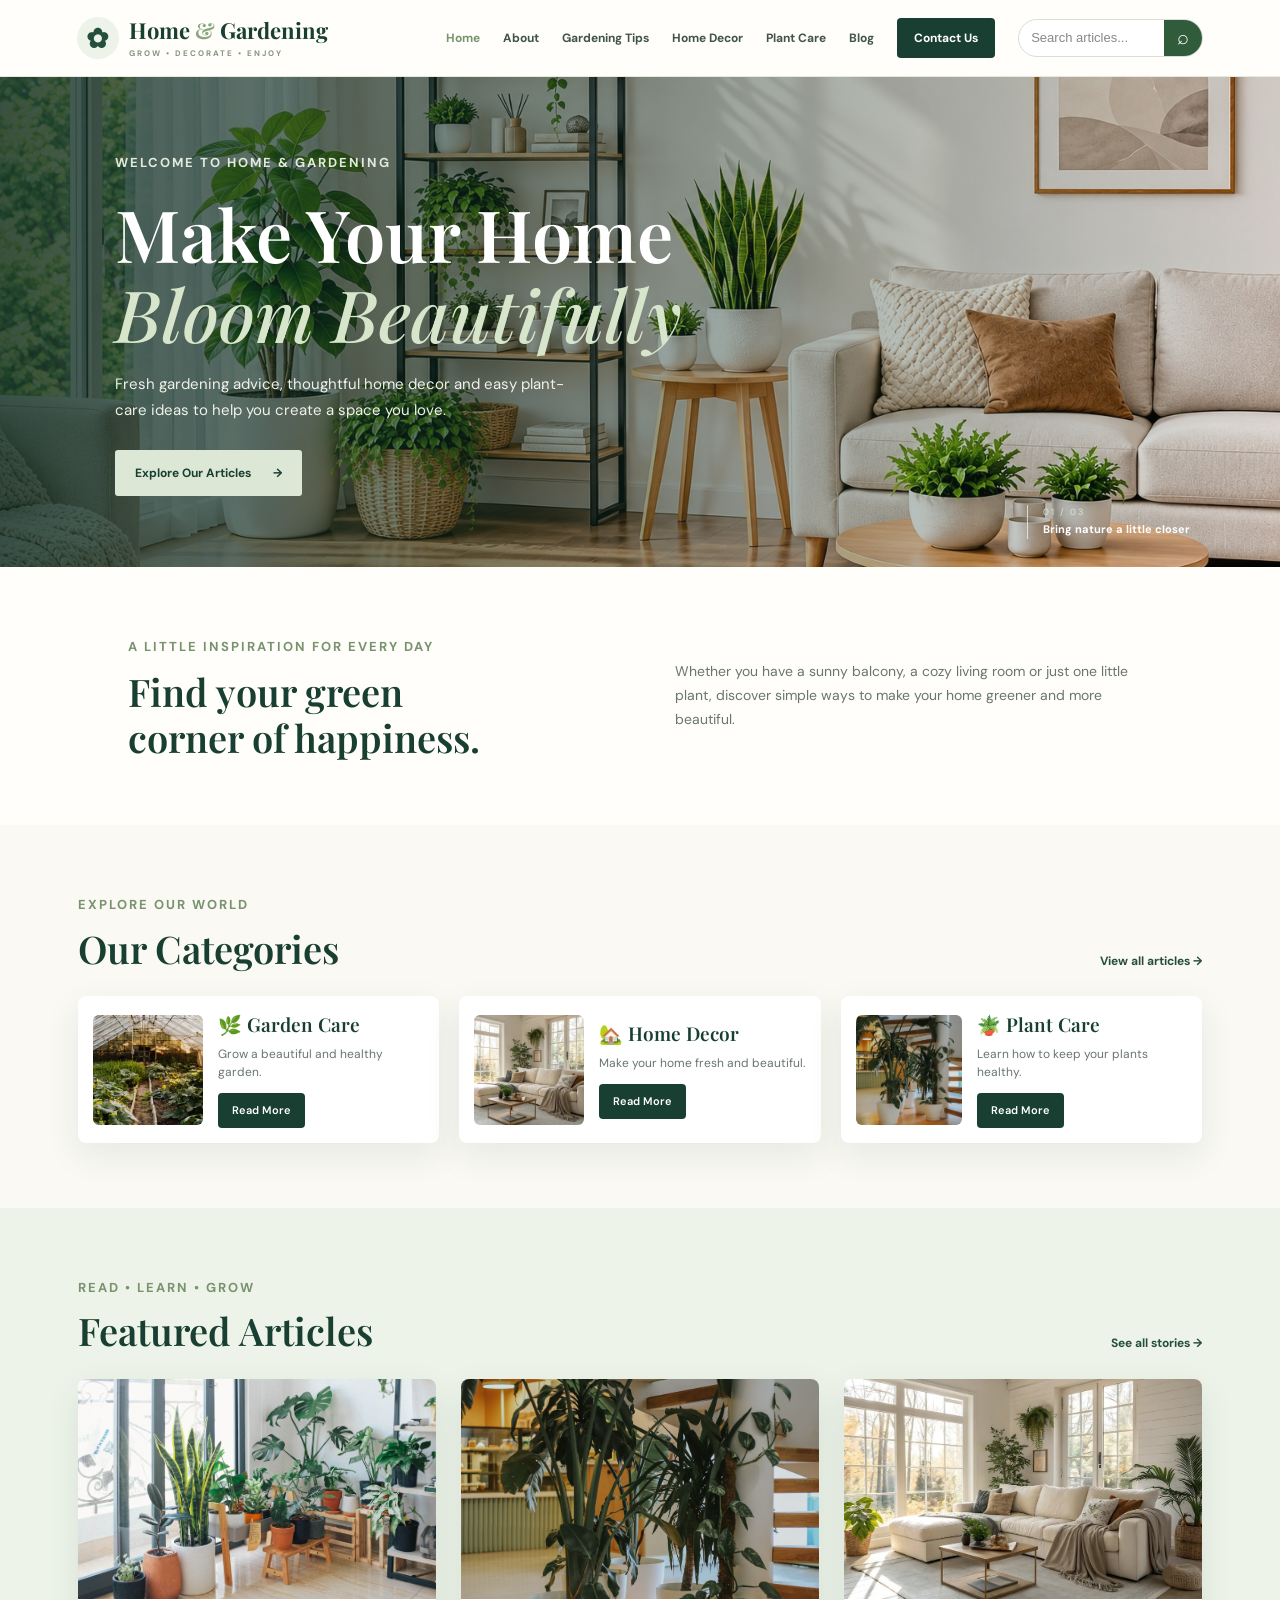
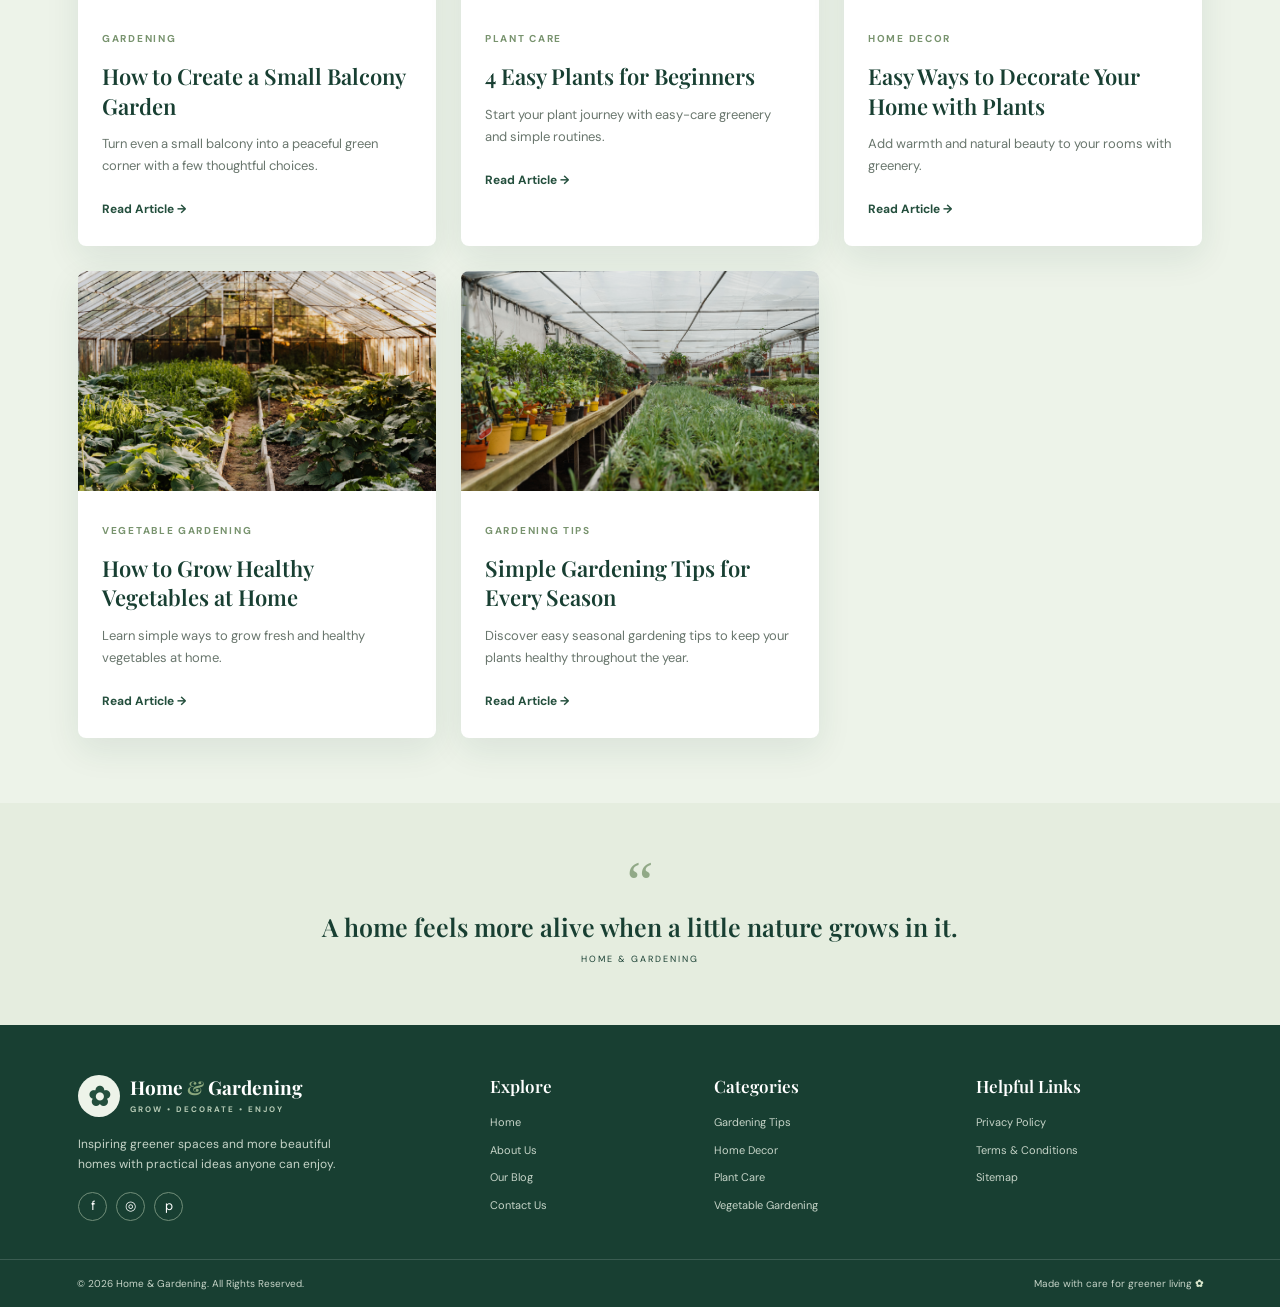
<file: index.html>
<!DOCTYPE html>
<html lang="en">
<head>
    <meta charset="UTF-8">
    <meta name="viewport" content="width=device-width, initial-scale=1.0">

    <title>Home & Gardening | Fresh Ideas for a Beautiful Home</title>
    <meta name="description" content="Explore practical gardening tips, indoor plant care, home decor inspiration and simple ideas for greener living.">

    <link rel="stylesheet" href="css/style.css">
</head>

<body>

<header class="site-header">

    <a class="brand" href="index.html">
        <span class="brand-mark">✿</span>
        <span>Home <em>&</em> Gardening
            <small>GROW • DECORATE • ENJOY</small>
        </span>
    </a>

    <button class="menu-toggle" aria-label="Toggle navigation"
        onclick="document.querySelector('.main-nav').classList.toggle('open')">
        ☰
    </button>

    <nav class="main-nav">
        <a class="active" href="index.html">Home</a>
        <a href="about.html">About</a>
        <a href="gardening-tips.html">Gardening Tips</a>
        <a href="home-decor.html">Home Decor</a>
        <a href="plant-care.html">Plant Care</a>
        <a href="blog.html">Blog</a>
        <a class="nav-contact" href="contact.html">Contact Us</a>

        <form class="header-search" onsubmit="searchHome(event)">
            <input type="search" id="homeSearch"
                placeholder="Search articles..." aria-label="Search articles">
            <button type="submit" aria-label="Search">⌕</button>
        </form>
    </nav>

</header>

<main>

    <section class="hero-home">

        <div class="hero-shade"></div>

        <div class="hero-copy">

            <span class="eyebrow">WELCOME TO HOME & GARDENING</span>

            <h1>Make Your Home<br><i>Bloom Beautifully</i></h1>

            <p>
                Fresh gardening advice, thoughtful home decor and easy
                plant-care ideas to help you create a space you love.
            </p>

            <a class="btn-primary" href="blog.html">
                Explore Our Articles <span>→</span>
            </a>

        </div>

        <div class="hero-note">
            <span>01 / 03</span>
            <b>Bring nature a little closer</b>
        </div>

    </section>
   
    <section class="intro-row">

        <div>
            <span class="eyebrow green">A LITTLE INSPIRATION FOR EVERY DAY</span>
            <h2>Find your green<br>corner of happiness.</h2>
        </div>

        <p>
            Whether you have a sunny balcony, a cozy living room or just
            one little plant, discover simple ways to make your home
            greener and more beautiful.
        </p>

    </section>

<section class="category-section section-wrap">

    <div class="section-heading">
        <div>
            <span class="eyebrow green">EXPLORE OUR WORLD</span>
            <h2>Our Categories</h2>
        </div>

        <a class="text-link" href="blog.html">View all articles →</a>
    </div>

    <div class="category-grid">

        <div class="category-card">
            <img src="images/vegetable-garden.jpg"
                 alt="Beautiful home garden">

            <div class="category-info">
                <h3>🌿 Garden Care</h3>
                <p>Grow a beautiful and healthy garden.</p>
                <a href="gardening-tips.html" class="read-more">Read More</a>
            </div>
        </div>
    
        <div class="category-card">
            <img src="images/home decore and plants.jpg"
                 alt="Beautiful home decor with plants">

            <div class="category-info">
                <h3>🏡 Home Decor</h3>
                <p>Make your home fresh and beautiful.</p>
                <a href="home-decor.html" class="read-more">Read More</a>
            </div>
        </div>
    
        <div class="category-card">
            <img src="images/indoor-plants.jpg"
                 alt="Healthy indoor plants">

            <div class="category-info">
                <h3>🪴 Plant Care</h3>
                <p>Learn how to keep your plants healthy.</p>
                <a href="plant-care.html" class="read-more">Read More</a>
            </div>
        </div>

    </div>

</section>

    <section class="featured-section">

        <div class="section-wrap">

            <div class="section-heading">

                <div>
                    <span class="eyebrow green">READ • LEARN • GROW</span>
                    <h2>Featured Articles</h2>
                </div>

                <a class="text-link" href="blog.html">See all stories →</a>

            </div>


            <div class="article-grid">
               
                <article class="feature-card">

                    <a href="articles/article1.html">
                        <img src="images/balcony-garden.jpg"
                            alt="Small balcony garden">
                    </a>

                    <div class="feature-body">

                        <span class="tag">GARDENING</span>

                        <h3>
                            <a href="articles/article1.html">
                                How to Create a Small Balcony Garden
                            </a>
                        </h3>

                        <p>
                            Turn even a small balcony into a peaceful green
                            corner with a few thoughtful choices.
                        </p>

                        <a class="read-link" href="articles/article1.html">
                            Read Article →
                        </a>

                    </div>

                </article>            
                <article class="feature-card">

                    <a href="articles/article2.html">
                        <img src="images/indoor-plants.jpg"
                            alt="Indoor plants in a bright room">
                    </a>

                    <div class="feature-body">

                        <span class="tag">PLANT CARE</span>

                        <h3>
                            <a href="articles/article2.html">
                                4 Easy Plants for Beginners
                            </a>
                        </h3>

                        <p>
                            Start your plant journey with easy-care greenery
                            and simple routines.
                        </p>

                        <a class="read-link" href="articles/article2.html">
                            Read Article →
                        </a>

                    </div>

                </article>               
                <article class="feature-card">

                    <a href="articles/article3.html">
                        <img src="images/home decore and plants.jpg"
                            alt="Natural home decor with plants">
                    </a>

                    <div class="feature-body">

                        <span class="tag">HOME DECOR</span>

                        <h3>
                            <a href="articles/article3.html">
                                Easy Ways to Decorate Your Home with Plants
                            </a>
                        </h3>

                        <p>
                            Add warmth and natural beauty to your rooms
                            with greenery.
                        </p>

                        <a class="read-link" href="articles/article3.html">
                            Read Article →
                        </a>

                    </div>

                </article>        
                <article class="feature-card">

                    <a href="articles/article4.html">
                        <img src="images/vegetable-garden.jpg"
                            alt="Healthy vegetables growing in a garden">
                    </a>

                    <div class="feature-body">

                        <span class="tag">VEGETABLE GARDENING</span>

                        <h3>
                            <a href="articles/article4.html">
                                How to Grow Healthy Vegetables at Home
                            </a>
                        </h3>

                        <p>
                            Learn simple ways to grow fresh and healthy
                            vegetables at home.
                        </p>

                        <a class="read-link" href="articles/article4.html">
                            Read Article →
                        </a>

                    </div>

                </article>

                <article class="feature-card">

                    <a href="articles/article5.html">
                        <img src="images/seasonal-gardening.jpg"
                            alt="Beautiful garden with seasonal plants">
                    </a>

                    <div class="feature-body">

                        <span class="tag">GARDENING TIPS</span>

                        <h3>
                            <a href="articles/article5.html">
                                Simple Gardening Tips for Every Season
                            </a>
                        </h3>

                        <p>
                            Discover easy seasonal gardening tips to keep
                            your plants healthy throughout the year.
                        </p>

                        <a class="read-link" href="articles/article5.html">
                            Read Article →
                        </a>

                    </div>

                </article>

            </div>

        </div>

    </section>
    <section class="quote-band">

        <span>“</span>

        <p>A home feels more alive when a little nature grows in it.</p>

        <small>HOME & GARDENING</small>

    </section>

</main>
<footer class="site-footer">

    <div class="footer-main">

        <div class="footer-about">

            <a class="brand footer-brand" href="index.html">

                <span class="brand-mark">✿</span>

                <span>Home <em>&</em> Gardening
                    <small>GROW • DECORATE • ENJOY</small>
                </span>

            </a>

            <p>
                Inspiring greener spaces and more beautiful homes
                with practical ideas anyone can enjoy.
            </p>

            <div class="social-links">
                <a href="https://www.facebook.com/" aria-label="Facebook">f</a>
                <a href="https://www.instagram.com/" aria-label="Instagram">◎</a>
                <a href="https://www.pinterest.com/" aria-label="Pinterest">p</a>
            </div>

        </div>


        <div class="footer-column">

            <h3>Explore</h3>

            <a href="index.html">Home</a>
            <a href="about.html">About Us</a>
            <a href="blog.html">Our Blog</a>
            <a href="contact.html">Contact Us</a>

        </div>


        <div class="footer-column">

            <h3>Categories</h3>

            <a href="gardening-tips.html">Gardening Tips</a>
            <a href="home-decor.html">Home Decor</a>
            <a href="plant-care.html">Plant Care</a>
            <a href="articles/article4.html">Vegetable Gardening</a>

        </div>


        <div class="footer-column">

            <h3>Helpful Links</h3>

            <a href="privacy-policy.html">Privacy Policy</a>
            <a href="terms.html">Terms & Conditions</a>
            <a href="sitemap.xml">Sitemap</a>

        </div>

    </div>


    <div class="footer-bottom">

        <span>© 2026 Home & Gardening. All Rights Reserved.</span>

        <span>Made with care for greener living <b>✿</b></span>

    </div>

</footer>
<script src="js/script.js"></script>

</body>
</html>
</file>
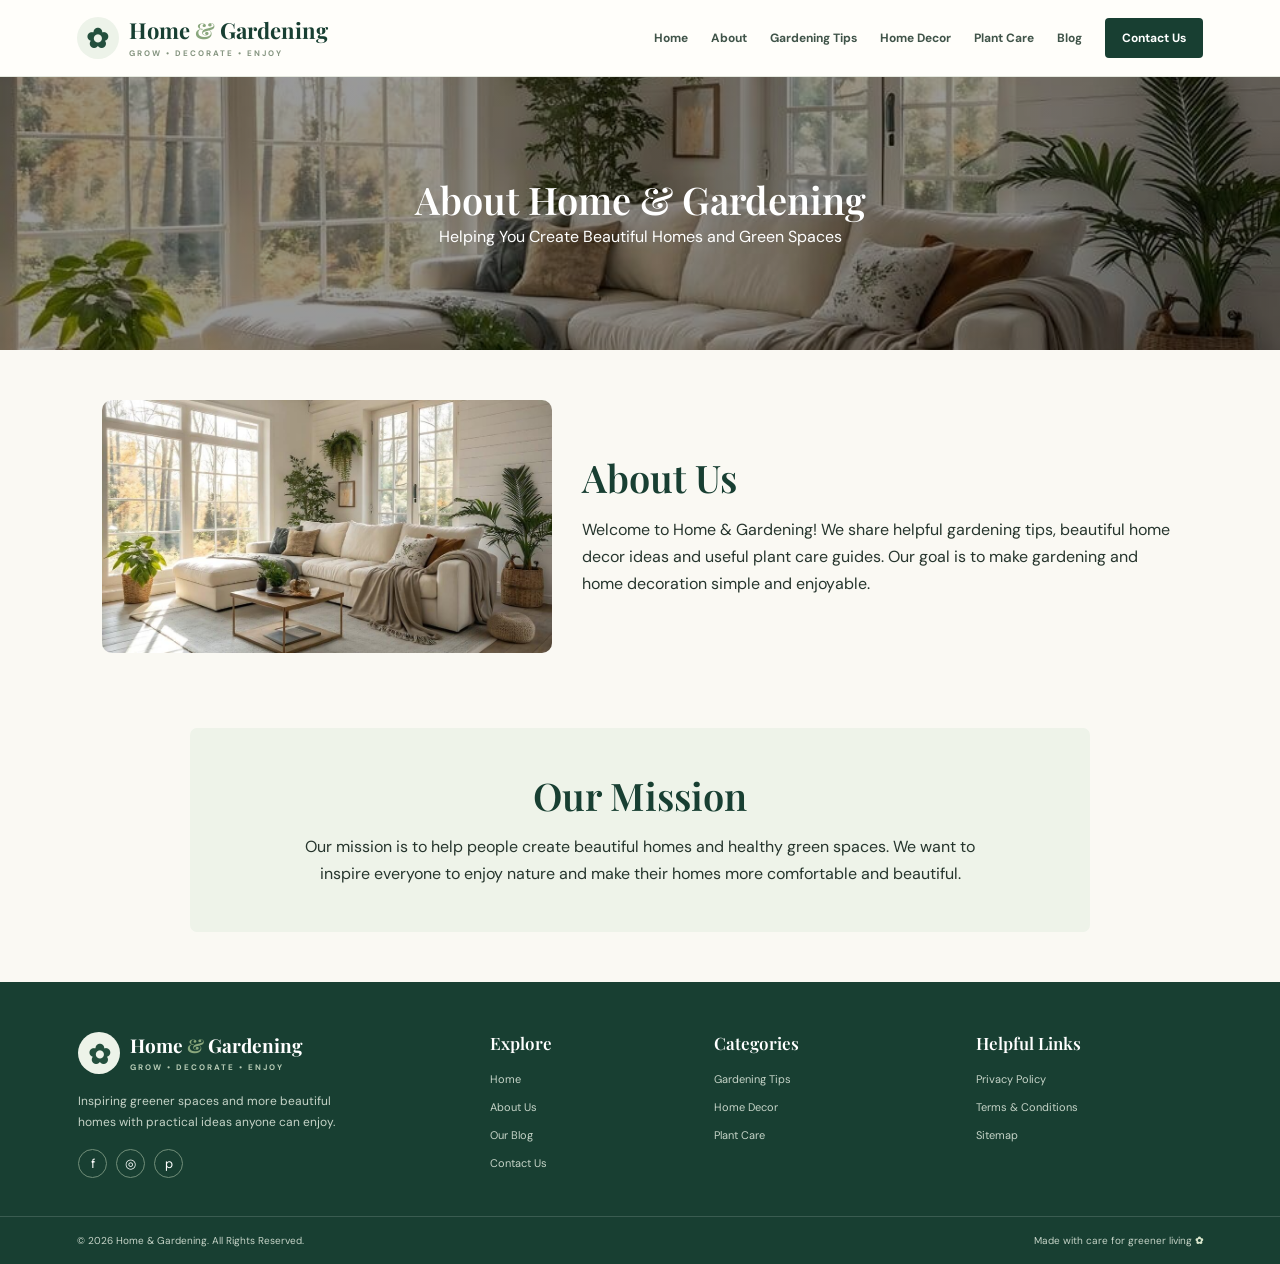
<file: about.html>
<!DOCTYPE html>
<html lang="en">

<head>
    <meta charset="UTF-8">
    <meta name="viewport" content="width=device-width, initial-scale=1.0">

    <title>About Us | Home & Gardening - Our Mission</title>

    <meta name="description" content="Learn about Home & Gardening and our mission to share helpful gardening tips, beautiful home decor ideas, and useful plant care guides.">

    <link rel="stylesheet" href="css/style.css">

    <style>
        .about-hero {
            background: linear-gradient(rgba(0,0,0,0.4), rgba(0,0,0,0.4)),
            url("images/home decore and plants.jpg") center/cover;
            color: white;
            text-align: center;
            padding: 100px 20px;
        }

        .about-content {
            display: flex;
            align-items: center;
            gap: 30px;
            padding: 50px 8%;
            flex-wrap: wrap;
        }

        .about-content img {
            width: 100%;
            max-width: 450px;
            border-radius: 10px;
        }

        .about-text {
            flex: 1;
            min-width: 250px;
        }

        .about-text h2 {
            margin-bottom: 15px;
        }

        .mission {
            text-align: center;
            padding: 45px 8%;
            background: #eef3e9;
        }

        .mission h2 {
            margin-bottom: 15px;
        }
    </style>
</head>

<body>
<header class="site-header"><a class="brand" href="index.html"><span class="brand-mark">✿</span><span>Home <em>&</em> Gardening<small>GROW • DECORATE • ENJOY</small></span></a><button class="menu-toggle" aria-label="Toggle navigation" onclick="document.querySelector('.main-nav').classList.toggle('open')">☰</button><nav class="main-nav"><a href="index.html">Home</a><a href="about.html">About</a><a href="gardening-tips.html">Gardening Tips</a><a href="home-decor.html">Home Decor</a><a href="plant-care.html">Plant Care</a><a href="blog.html">Blog</a><a class="nav-contact" href="contact.html">Contact Us</a></nav></header>

<main>

    <section class="about-hero">
        <h2>About Home & Gardening</h2>
        <p>Helping You Create Beautiful Homes and Green Spaces</p>
    </section>

    <section class="about-content">

        <img src="images/home decore and plants.jpg" alt="Beautiful home decor with plants">

        <div class="about-text">
            <h2>About Us</h2>

            <p>
                Welcome to Home & Gardening!
                We share helpful gardening tips,
                beautiful home decor ideas and
                useful plant care guides.
                Our goal is to make gardening and
                home decoration simple and enjoyable.
            </p>
        </div>

    </section>

    <section class="mission">
        <h2>Our Mission</h2>

        <p>
            Our mission is to help people
            create beautiful homes and
            healthy green spaces.
            We want to inspire everyone to
            enjoy nature and make their homes
            more comfortable and beautiful.
        </p>
    </section>

</main>

<footer class="site-footer"><div class="footer-main"><div class="footer-about"><a class="brand footer-brand" href="index.html"><span class="brand-mark">✿</span><span>Home <em>&</em> Gardening<small>GROW • DECORATE • ENJOY</small></span></a><p>Inspiring greener spaces and more beautiful homes with practical ideas anyone can enjoy.</p><div class="social-links"><a href="https://www.facebook.com/" aria-label="Facebook">f</a><a href="https://www.instagram.com/" aria-label="Instagram">◎</a><a href="https://www.pinterest.com/" aria-label="Pinterest">p</a></div></div><div class="footer-column"><h3>Explore</h3><a href="index.html">Home</a><a href="about.html">About Us</a><a href="blog.html">Our Blog</a><a href="contact.html">Contact Us</a></div><div class="footer-column"><h3>Categories</h3><a href="gardening-tips.html">Gardening Tips</a><a href="home-decor.html">Home Decor</a><a href="plant-care.html">Plant Care</a></div><div class="footer-column"><h3>Helpful Links</h3><a href="privacy-policy.html">Privacy Policy</a><a href="terms.html">Terms & Conditions</a><a href="sitemap.xml">Sitemap</a></div></div><div class="footer-bottom"><span>© 2026 Home & Gardening. All Rights Reserved.</span><span>Made with care for greener living <b>✿</b></span></div></footer>

</body>
</html>
</file>
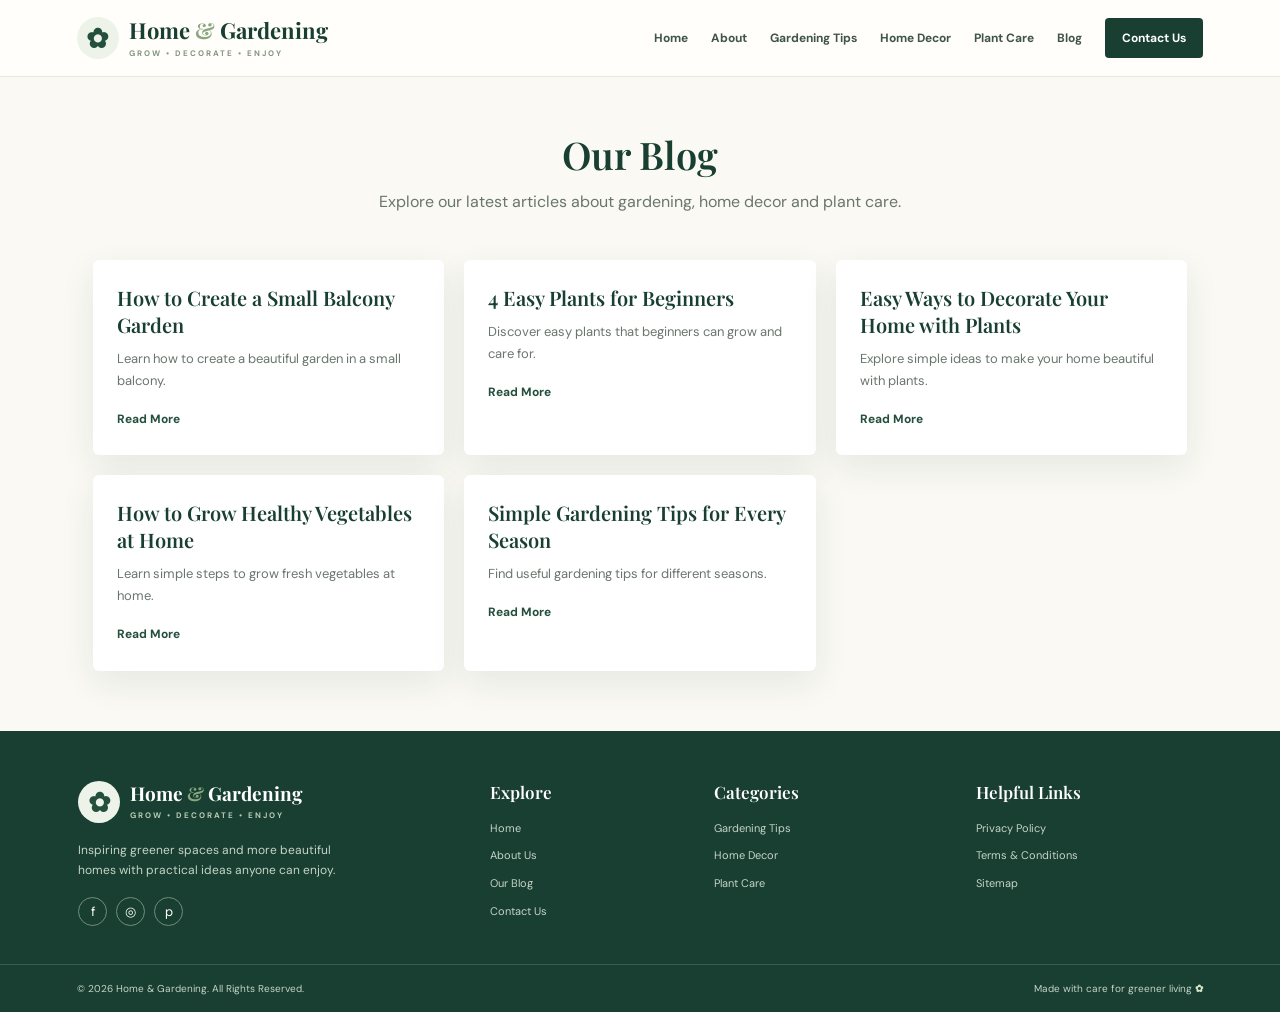
<file: blog.html>
<!DOCTYPE html>
<html lang="en">

<head>
    <meta charset="UTF-8">
    <meta name="viewport" content="width=device-width, initial-scale=1.0">

    <title>Blog - Home & Gardening</title>
    <meta name="description" content="Explore helpful articles about gardening, indoor plants, home decor and growing vegetables at home.">

    <link rel="stylesheet" href="css/style.css">
</head>

<body>
<header class="site-header"><a class="brand" href="index.html"><span class="brand-mark">✿</span><span>Home <em>&</em> Gardening<small>GROW • DECORATE • ENJOY</small></span></a><button class="menu-toggle" aria-label="Toggle navigation" onclick="document.querySelector('.main-nav').classList.toggle('open')">☰</button><nav class="main-nav"><a href="index.html">Home</a><a href="about.html">About</a><a href="gardening-tips.html">Gardening Tips</a><a href="home-decor.html">Home Decor</a><a href="plant-care.html">Plant Care</a><a href="blog.html">Blog</a><a class="nav-contact" href="contact.html">Contact Us</a></nav></header>

<main>

    <section class="blog">
        <h2>Our Blog</h2>

        <p>
            Explore our latest articles about
            gardening, home decor and plant care.
        </p>
    </section>

    <section class="articles">

        <div class="article">
            <h3>How to Create a Small Balcony Garden</h3>
            <p>Learn how to create a beautiful garden in a small balcony.</p>
            <a href="articles/article1.html">Read More</a>
        </div>

        <div class="article">
            <h3>4 Easy Plants for Beginners</h3>
            <p>Discover easy plants that beginners can grow and care for.</p>
            <a href="articles/article2.html">Read More</a>
        </div>

        <div class="article">
            <h3>Easy Ways to Decorate Your Home with Plants</h3>
            <p>Explore simple ideas to make your home beautiful with plants.</p>
            <a href="articles/article3.html">Read More</a>
        </div>

        <div class="article">
            <h3>How to Grow Healthy Vegetables at Home</h3>
            <p>Learn simple steps to grow fresh vegetables at home.</p>
            <a href="articles/article4.html">Read More</a>
        </div>

        <div class="article">
            <h3>Simple Gardening Tips for Every Season</h3>
            <p>Find useful gardening tips for different seasons.</p>
            <a href="articles/article5.html">Read More</a>
        </div>

    </section>

</main>

<footer class="site-footer"><div class="footer-main"><div class="footer-about"><a class="brand footer-brand" href="index.html"><span class="brand-mark">✿</span><span>Home <em>&</em> Gardening<small>GROW • DECORATE • ENJOY</small></span></a><p>Inspiring greener spaces and more beautiful homes with practical ideas anyone can enjoy.</p><div class="social-links"><a href="https://www.facebook.com/" aria-label="Facebook">f</a><a href="https://www.instagram.com/" aria-label="Instagram">◎</a><a href="https://www.pinterest.com/" aria-label="Pinterest">p</a></div></div><div class="footer-column"><h3>Explore</h3><a href="index.html">Home</a><a href="about.html">About Us</a><a href="blog.html">Our Blog</a><a href="contact.html">Contact Us</a></div><div class="footer-column"><h3>Categories</h3><a href="gardening-tips.html">Gardening Tips</a><a href="home-decor.html">Home Decor</a><a href="plant-care.html">Plant Care</a></div><div class="footer-column"><h3>Helpful Links</h3><a href="privacy-policy.html">Privacy Policy</a><a href="terms.html">Terms & Conditions</a><a href="sitemap.xml">Sitemap</a></div></div><div class="footer-bottom"><span>© 2026 Home & Gardening. All Rights Reserved.</span><span>Made with care for greener living <b>✿</b></span></div></footer>

</body>
</html>
</file>
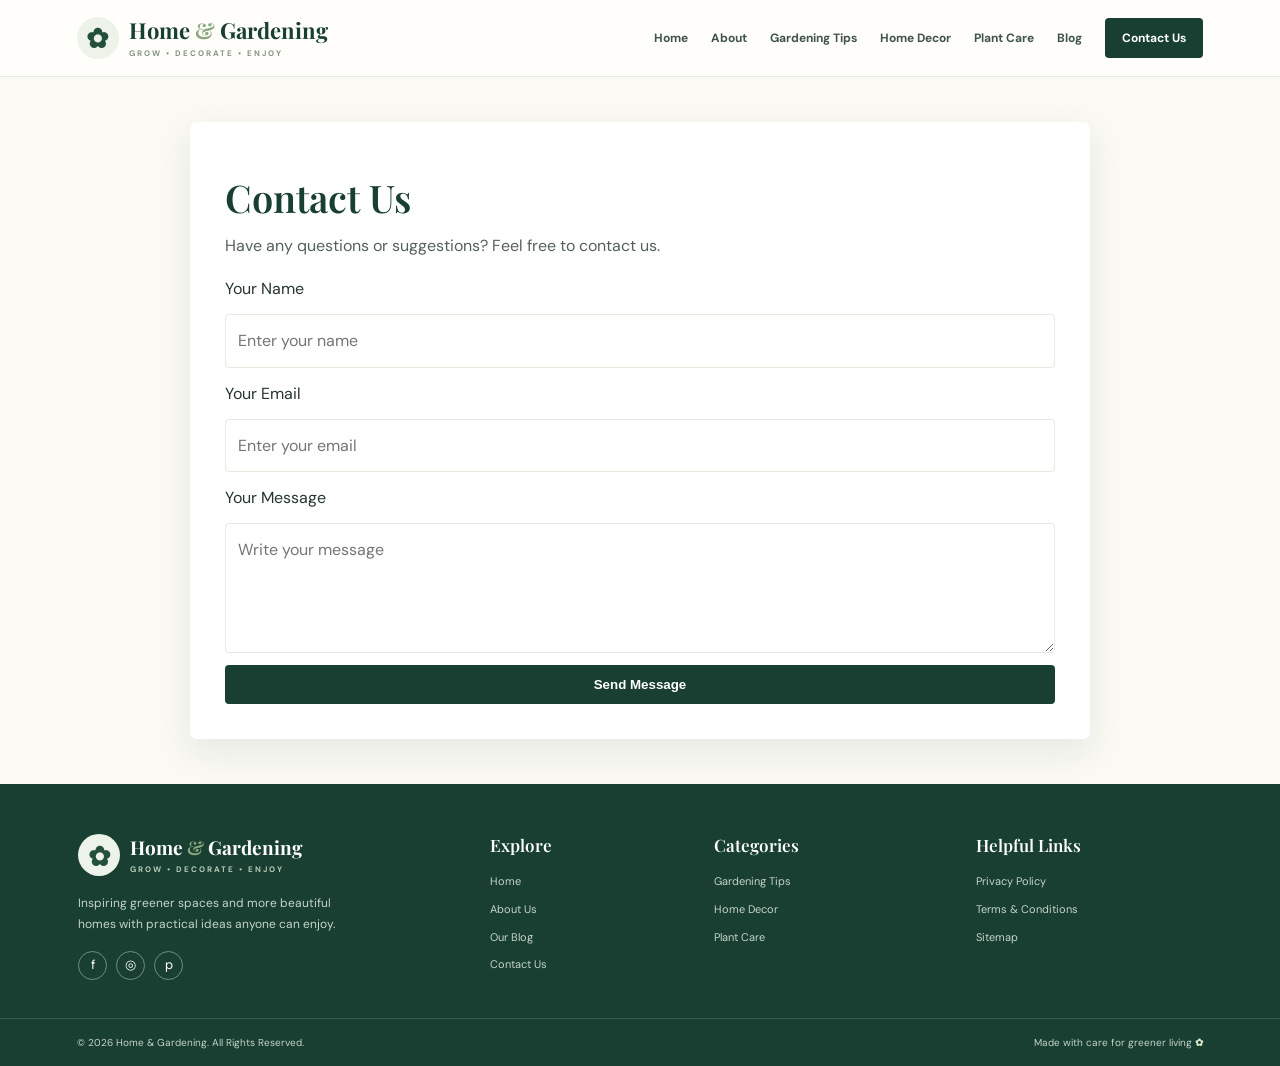
<file: contact.html>
<!DOCTYPE html>
<html lang="en">

<head>
    <meta charset="UTF-8">
    <meta name="viewport" content="width=device-width, initial-scale=1.0">

    <title>Contact Us | Home & Gardening</title>
    <meta name="description" content="Contact Home & Gardening for questions, suggestions, and feedback about gardening tips, home decor, and plant care.">

    <link rel="stylesheet" href="css/style.css">
</head>

<body>
<header class="site-header"><a class="brand" href="index.html"><span class="brand-mark">✿</span><span>Home <em>&</em> Gardening<small>GROW • DECORATE • ENJOY</small></span></a><button class="menu-toggle" aria-label="Toggle navigation" onclick="document.querySelector('.main-nav').classList.toggle('open')">☰</button><nav class="main-nav"><a href="index.html">Home</a><a href="about.html">About</a><a href="gardening-tips.html">Gardening Tips</a><a href="home-decor.html">Home Decor</a><a href="plant-care.html">Plant Care</a><a href="blog.html">Blog</a><a class="nav-contact" href="contact.html">Contact Us</a></nav></header>

<main>

    <section class="contact">

        <h2>Contact Us</h2>

        <p>
            Have any questions or suggestions?
            Feel free to contact us.
        </p>

        <form>

            <label>Your Name</label>
            <input type="text" placeholder="Enter your name">

            <label>Your Email</label>
            <input type="email" placeholder="Enter your email">

            <label>Your Message</label>
            <textarea placeholder="Write your message"></textarea>

            <button type="submit">Send Message</button>

        </form>

    </section>

</main>

<footer class="site-footer"><div class="footer-main"><div class="footer-about"><a class="brand footer-brand" href="index.html"><span class="brand-mark">✿</span><span>Home <em>&</em> Gardening<small>GROW • DECORATE • ENJOY</small></span></a><p>Inspiring greener spaces and more beautiful homes with practical ideas anyone can enjoy.</p><div class="social-links"><a href="https://www.facebook.com/" aria-label="Facebook">f</a><a href="https://www.instagram.com/" aria-label="Instagram">◎</a><a href="https://www.pinterest.com/" aria-label="Pinterest">p</a></div></div><div class="footer-column"><h3>Explore</h3><a href="index.html">Home</a><a href="about.html">About Us</a><a href="blog.html">Our Blog</a><a href="contact.html">Contact Us</a></div><div class="footer-column"><h3>Categories</h3><a href="gardening-tips.html">Gardening Tips</a><a href="home-decor.html">Home Decor</a><a href="plant-care.html">Plant Care</a></div><div class="footer-column"><h3>Helpful Links</h3><a href="privacy-policy.html">Privacy Policy</a><a href="terms.html">Terms & Conditions</a><a href="sitemap.xml">Sitemap</a></div></div><div class="footer-bottom"><span>© 2026 Home & Gardening. All Rights Reserved.</span><span>Made with care for greener living <b>✿</b></span></div></footer>

</body>
</html>
</file>
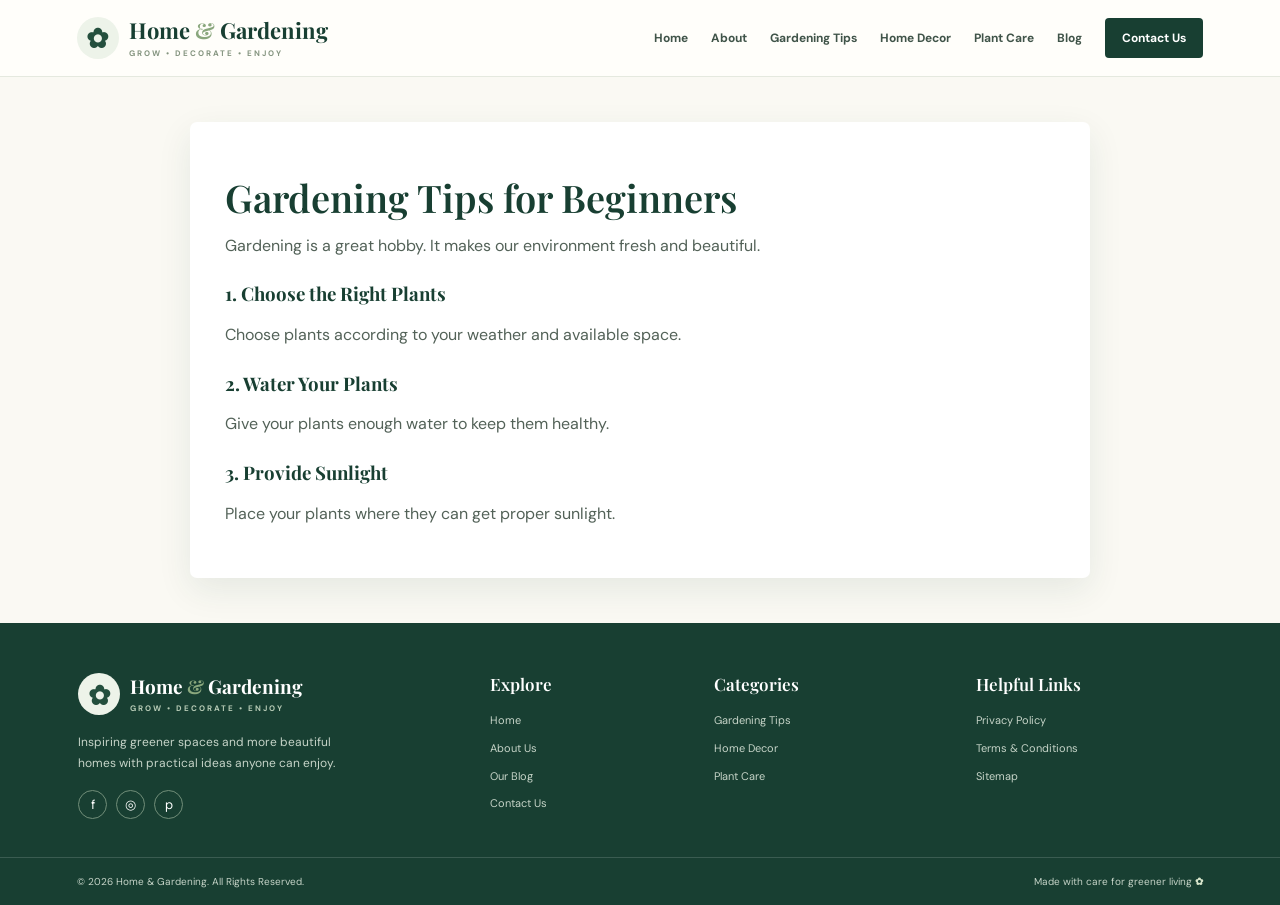
<file: gardening-tips.html>
<!DOCTYPE html>
<html lang="en">

<head>
    <meta charset="UTF-8">
    <meta name="viewport" content="width=device-width, initial-scale=1.0">

    <title>Gardening Tips - Home & Gardening</title>

    <link rel="stylesheet" href="css/style.css">
</head>

<body>
<header class="site-header"><a class="brand" href="index.html"><span class="brand-mark">✿</span><span>Home <em>&</em> Gardening<small>GROW • DECORATE • ENJOY</small></span></a><button class="menu-toggle" aria-label="Toggle navigation" onclick="document.querySelector('.main-nav').classList.toggle('open')">☰</button><nav class="main-nav"><a href="index.html">Home</a><a href="about.html">About</a><a href="gardening-tips.html">Gardening Tips</a><a href="home-decor.html">Home Decor</a><a href="plant-care.html">Plant Care</a><a href="blog.html">Blog</a><a class="nav-contact" href="contact.html">Contact Us</a></nav></header>

    <main>

        <section class="article-content">

            <h2>Gardening Tips for Beginners</h2>

            <p>
                Gardening is a great hobby.
                It makes our environment fresh and beautiful.
            </p>

            <h3>1. Choose the Right Plants</h3>

            <p>
                Choose plants according to your weather
                and available space.
            </p>

            <h3>2. Water Your Plants</h3>

            <p>
                Give your plants enough water to keep
                them healthy.
            </p>

            <h3>3. Provide Sunlight</h3>

            <p>
                Place your plants where they can get
                proper sunlight.
            </p>

        </section>

    </main>

    <footer class="site-footer"><div class="footer-main"><div class="footer-about"><a class="brand footer-brand" href="index.html"><span class="brand-mark">✿</span><span>Home <em>&</em> Gardening<small>GROW • DECORATE • ENJOY</small></span></a><p>Inspiring greener spaces and more beautiful homes with practical ideas anyone can enjoy.</p><div class="social-links"><a href="https://www.facebook.com/" aria-label="Facebook">f</a><a href="https://www.instagram.com/" aria-label="Instagram">◎</a><a href="https://www.pinterest.com/" aria-label="Pinterest">p</a></div></div><div class="footer-column"><h3>Explore</h3><a href="index.html">Home</a><a href="about.html">About Us</a><a href="blog.html">Our Blog</a><a href="contact.html">Contact Us</a></div><div class="footer-column"><h3>Categories</h3><a href="gardening-tips.html">Gardening Tips</a><a href="home-decor.html">Home Decor</a><a href="plant-care.html">Plant Care</a></div><div class="footer-column"><h3>Helpful Links</h3><a href="privacy-policy.html">Privacy Policy</a><a href="terms.html">Terms & Conditions</a><a href="sitemap.xml">Sitemap</a></div></div><div class="footer-bottom"><span>© 2026 Home & Gardening. All Rights Reserved.</span><span>Made with care for greener living <b>✿</b></span></div></footer>

</body>
</html>
</file>
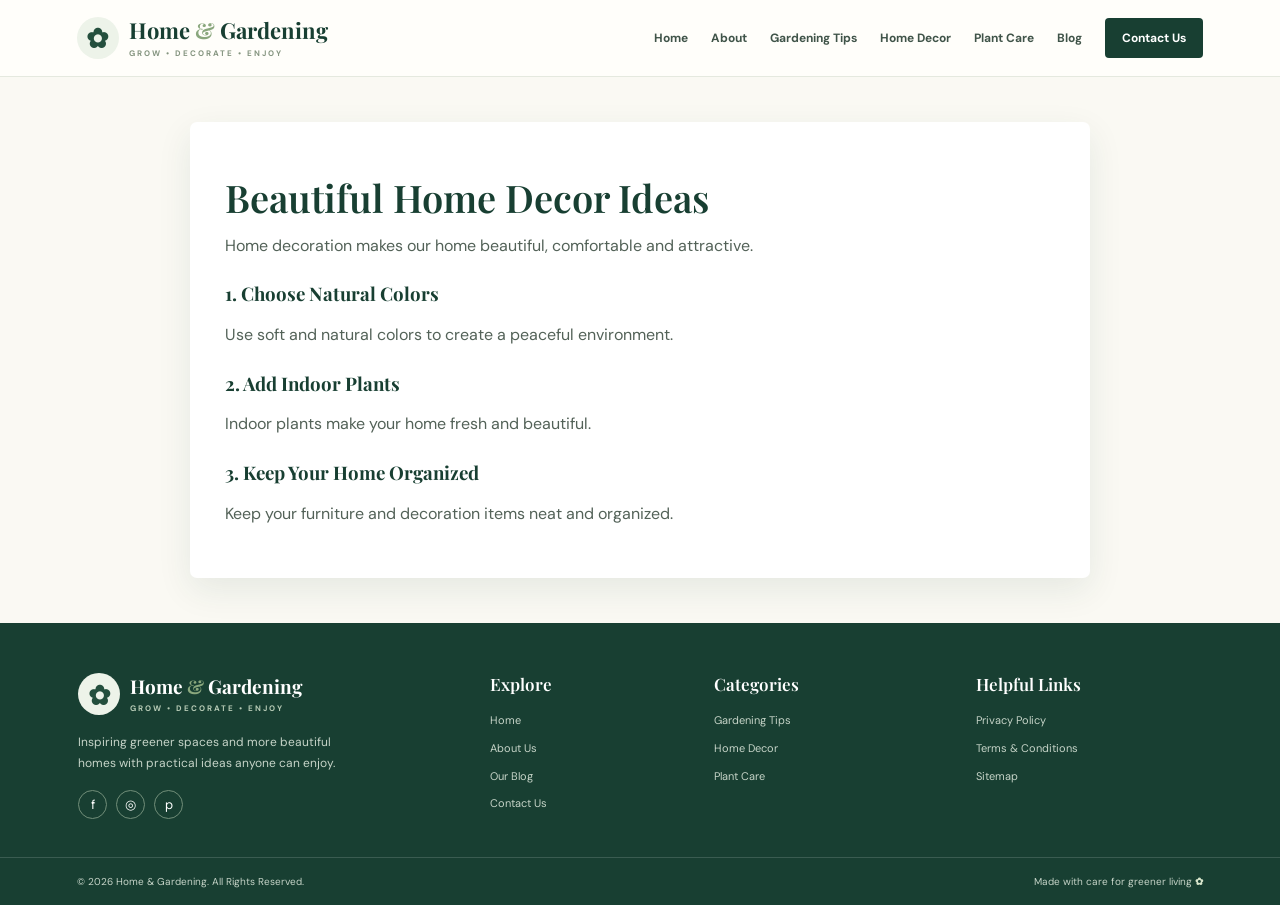
<file: home-decor.html>
<!DOCTYPE html>
<html lang="en">

<head>
    <meta charset="UTF-8">
    <meta name="viewport" content="width=device-width, initial-scale=1.0">

    <title>Home Decor - Home & Gardening</title>

    <link rel="stylesheet" href="css/style.css">
</head>

<body>
<header class="site-header"><a class="brand" href="index.html"><span class="brand-mark">✿</span><span>Home <em>&</em> Gardening<small>GROW • DECORATE • ENJOY</small></span></a><button class="menu-toggle" aria-label="Toggle navigation" onclick="document.querySelector('.main-nav').classList.toggle('open')">☰</button><nav class="main-nav"><a href="index.html">Home</a><a href="about.html">About</a><a href="gardening-tips.html">Gardening Tips</a><a href="home-decor.html">Home Decor</a><a href="plant-care.html">Plant Care</a><a href="blog.html">Blog</a><a class="nav-contact" href="contact.html">Contact Us</a></nav></header>

    <main>

        <section class="article-content">

            <h2>Beautiful Home Decor Ideas</h2>

            <p>
                Home decoration makes our home beautiful,
                comfortable and attractive.
            </p>

            <h3>1. Choose Natural Colors</h3>

            <p>
                Use soft and natural colors to create
                a peaceful environment.
            </p>

            <h3>2. Add Indoor Plants</h3>

            <p>
                Indoor plants make your home fresh
                and beautiful.
            </p>

            <h3>3. Keep Your Home Organized</h3>

            <p>
                Keep your furniture and decoration items
                neat and organized.
            </p>

        </section>

    </main>

    <footer class="site-footer"><div class="footer-main"><div class="footer-about"><a class="brand footer-brand" href="index.html"><span class="brand-mark">✿</span><span>Home <em>&</em> Gardening<small>GROW • DECORATE • ENJOY</small></span></a><p>Inspiring greener spaces and more beautiful homes with practical ideas anyone can enjoy.</p><div class="social-links"><a href="https://www.facebook.com/" aria-label="Facebook">f</a><a href="https://www.instagram.com/" aria-label="Instagram">◎</a><a href="https://www.pinterest.com/" aria-label="Pinterest">p</a></div></div><div class="footer-column"><h3>Explore</h3><a href="index.html">Home</a><a href="about.html">About Us</a><a href="blog.html">Our Blog</a><a href="contact.html">Contact Us</a></div><div class="footer-column"><h3>Categories</h3><a href="gardening-tips.html">Gardening Tips</a><a href="home-decor.html">Home Decor</a><a href="plant-care.html">Plant Care</a></div><div class="footer-column"><h3>Helpful Links</h3><a href="privacy-policy.html">Privacy Policy</a><a href="terms.html">Terms & Conditions</a><a href="sitemap.xml">Sitemap</a></div></div><div class="footer-bottom"><span>© 2026 Home & Gardening. All Rights Reserved.</span><span>Made with care for greener living <b>✿</b></span></div></footer>

</body>
</html>
</file>
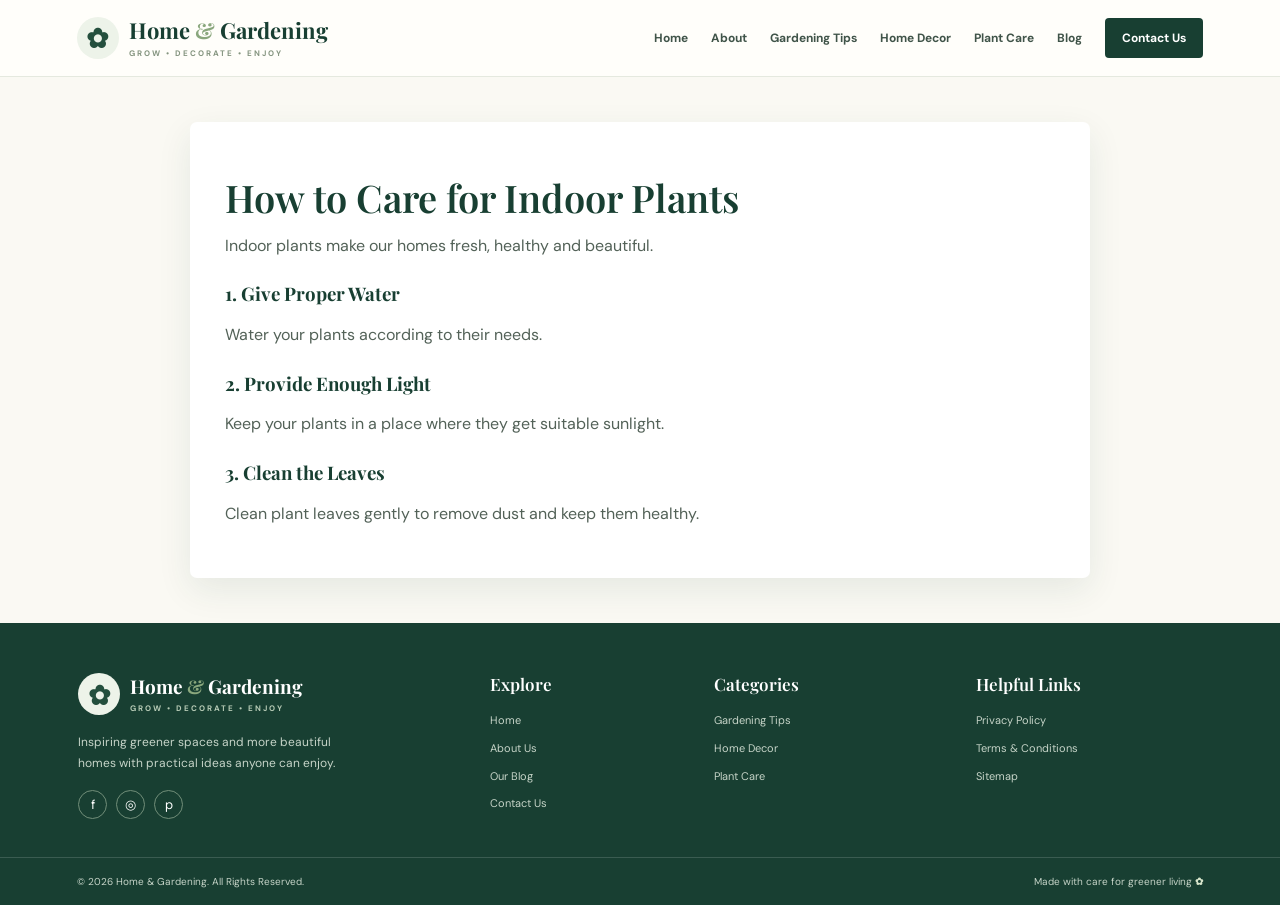
<file: plant-care.html>
<!DOCTYPE html>
<html lang="en">

<head>
    <meta charset="UTF-8">
    <meta name="viewport" content="width=device-width, initial-scale=1.0">

    <title>Plant Care - Home & Gardening</title>

    <link rel="stylesheet" href="css/style.css">
</head>

<body>
<header class="site-header"><a class="brand" href="index.html"><span class="brand-mark">✿</span><span>Home <em>&</em> Gardening<small>GROW • DECORATE • ENJOY</small></span></a><button class="menu-toggle" aria-label="Toggle navigation" onclick="document.querySelector('.main-nav').classList.toggle('open')">☰</button><nav class="main-nav"><a href="index.html">Home</a><a href="about.html">About</a><a href="gardening-tips.html">Gardening Tips</a><a href="home-decor.html">Home Decor</a><a href="plant-care.html">Plant Care</a><a href="blog.html">Blog</a><a class="nav-contact" href="contact.html">Contact Us</a></nav></header>

    <main>

        <section class="article-content">

            <h2>How to Care for Indoor Plants</h2>

            <p>
                Indoor plants make our homes fresh,
                healthy and beautiful.
            </p>

            <h3>1. Give Proper Water</h3>

            <p>
                Water your plants according to
                their needs.
            </p>

            <h3>2. Provide Enough Light</h3>

            <p>
                Keep your plants in a place where
                they get suitable sunlight.
            </p>

            <h3>3. Clean the Leaves</h3>

            <p>
                Clean plant leaves gently to remove
                dust and keep them healthy.
            </p>

        </section>

    </main>

    <footer class="site-footer"><div class="footer-main"><div class="footer-about"><a class="brand footer-brand" href="index.html"><span class="brand-mark">✿</span><span>Home <em>&</em> Gardening<small>GROW • DECORATE • ENJOY</small></span></a><p>Inspiring greener spaces and more beautiful homes with practical ideas anyone can enjoy.</p><div class="social-links"><a href="https://www.facebook.com/" aria-label="Facebook">f</a><a href="https://www.instagram.com/" aria-label="Instagram">◎</a><a href="https://www.pinterest.com/" aria-label="Pinterest">p</a></div></div><div class="footer-column"><h3>Explore</h3><a href="index.html">Home</a><a href="about.html">About Us</a><a href="blog.html">Our Blog</a><a href="contact.html">Contact Us</a></div><div class="footer-column"><h3>Categories</h3><a href="gardening-tips.html">Gardening Tips</a><a href="home-decor.html">Home Decor</a><a href="plant-care.html">Plant Care</a></div><div class="footer-column"><h3>Helpful Links</h3><a href="privacy-policy.html">Privacy Policy</a><a href="terms.html">Terms & Conditions</a><a href="sitemap.xml">Sitemap</a></div></div><div class="footer-bottom"><span>© 2026 Home & Gardening. All Rights Reserved.</span><span>Made with care for greener living <b>✿</b></span></div></footer>

</body>
</html>
</file>
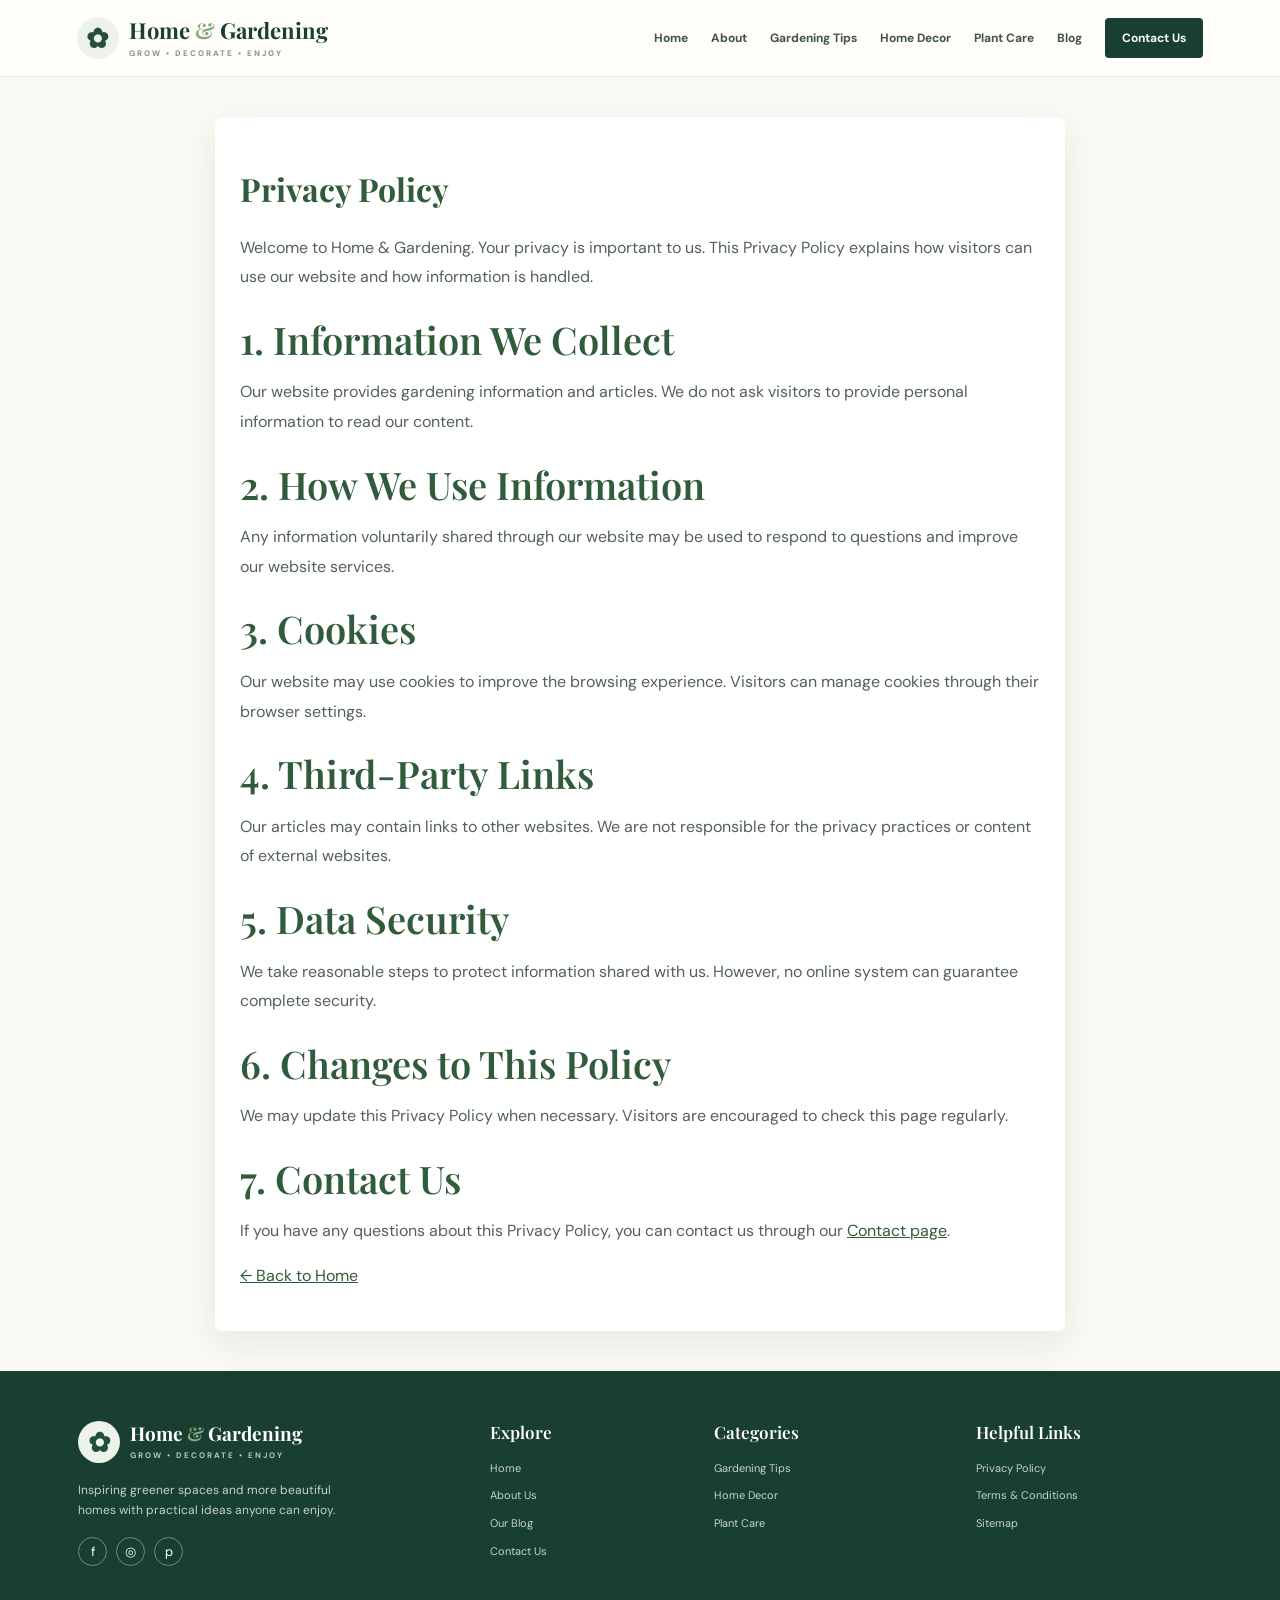
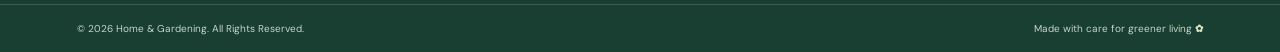
<file: privacy-policy.html>
<!DOCTYPE html>
<html lang="en">
<head>
    <meta charset="UTF-8">
    <meta name="viewport" content="width=device-width, initial-scale=1.0">

    <title>Privacy Policy | Home & Gardening</title>

    <meta name="description" content="Read the Privacy Policy of Home & Gardening to understand how our website handles visitor information.">

    <link rel="stylesheet" href="css/style.css">

    <style>
        .article-content {
            max-width: 850px;
            margin: 40px auto;
            padding: 25px;
            line-height: 1.8;
        }

        .article-content h1,
        .article-content h2 {
            color: #315c3b;
            margin-bottom: 15px;
        }

        .article-content h2 {
            margin-top: 25px;
        }

        .article-content p {
            margin-bottom: 15px;
        }

        .article-content a {
            color: #315c3b;
        }
    </style>
</head>
<header class="site-header"><a class="brand" href="index.html"><span class="brand-mark">✿</span><span>Home <em>&</em> Gardening<small>GROW • DECORATE • ENJOY</small></span></a><button class="menu-toggle" aria-label="Toggle navigation" onclick="document.querySelector('.main-nav').classList.toggle('open')">☰</button><nav class="main-nav"><a href="index.html">Home</a><a href="about.html">About</a><a href="gardening-tips.html">Gardening Tips</a><a href="home-decor.html">Home Decor</a><a href="plant-care.html">Plant Care</a><a href="blog.html">Blog</a><a class="nav-contact" href="contact.html">Contact Us</a></nav></header>

    <main class="article-content">

        <h1>Privacy Policy</h1>

        <p>
            Welcome to Home & Gardening. Your privacy is important
            to us. This Privacy Policy explains how visitors can
            use our website and how information is handled.
        </p>

        <h2>1. Information We Collect</h2>

        <p>
            Our website provides gardening information and articles.
            We do not ask visitors to provide personal information
            to read our content.
        </p>

        <h2>2. How We Use Information</h2>

        <p>
            Any information voluntarily shared through our website
            may be used to respond to questions and improve our
            website services.
        </p>

        <h2>3. Cookies</h2>

        <p>
            Our website may use cookies to improve the browsing
            experience. Visitors can manage cookies through
            their browser settings.
        </p>

        <h2>4. Third-Party Links</h2>

        <p>
            Our articles may contain links to other websites.
            We are not responsible for the privacy practices
            or content of external websites.
        </p>

        <h2>5. Data Security</h2>

        <p>
            We take reasonable steps to protect information
            shared with us. However, no online system can
            guarantee complete security.
        </p>

        <h2>6. Changes to This Policy</h2>

        <p>
            We may update this Privacy Policy when necessary.
            Visitors are encouraged to check this page regularly.
        </p>

        <h2>7. Contact Us</h2>

        <p>
            If you have any questions about this Privacy Policy,
            you can contact us through our
            <a href="contact.html">Contact page</a>.
        </p>

        <p>
            <a href="index.html">← Back to Home</a>
        </p>

    </main>

    <footer class="site-footer"><div class="footer-main"><div class="footer-about"><a class="brand footer-brand" href="index.html"><span class="brand-mark">✿</span><span>Home <em>&</em> Gardening<small>GROW • DECORATE • ENJOY</small></span></a><p>Inspiring greener spaces and more beautiful homes with practical ideas anyone can enjoy.</p><div class="social-links"><a href="https://www.facebook.com/" aria-label="Facebook">f</a><a href="https://www.instagram.com/" aria-label="Instagram">◎</a><a href="https://www.pinterest.com/" aria-label="Pinterest">p</a></div></div><div class="footer-column"><h3>Explore</h3><a href="index.html">Home</a><a href="about.html">About Us</a><a href="blog.html">Our Blog</a><a href="contact.html">Contact Us</a></div><div class="footer-column"><h3>Categories</h3><a href="gardening-tips.html">Gardening Tips</a><a href="home-decor.html">Home Decor</a><a href="plant-care.html">Plant Care</a></div><div class="footer-column"><h3>Helpful Links</h3><a href="privacy-policy.html">Privacy Policy</a><a href="terms.html">Terms & Conditions</a><a href="sitemap.xml">Sitemap</a></div></div><div class="footer-bottom"><span>© 2026 Home & Gardening. All Rights Reserved.</span><span>Made with care for greener living <b>✿</b></span></div></footer>

</body>
</html>
</file>
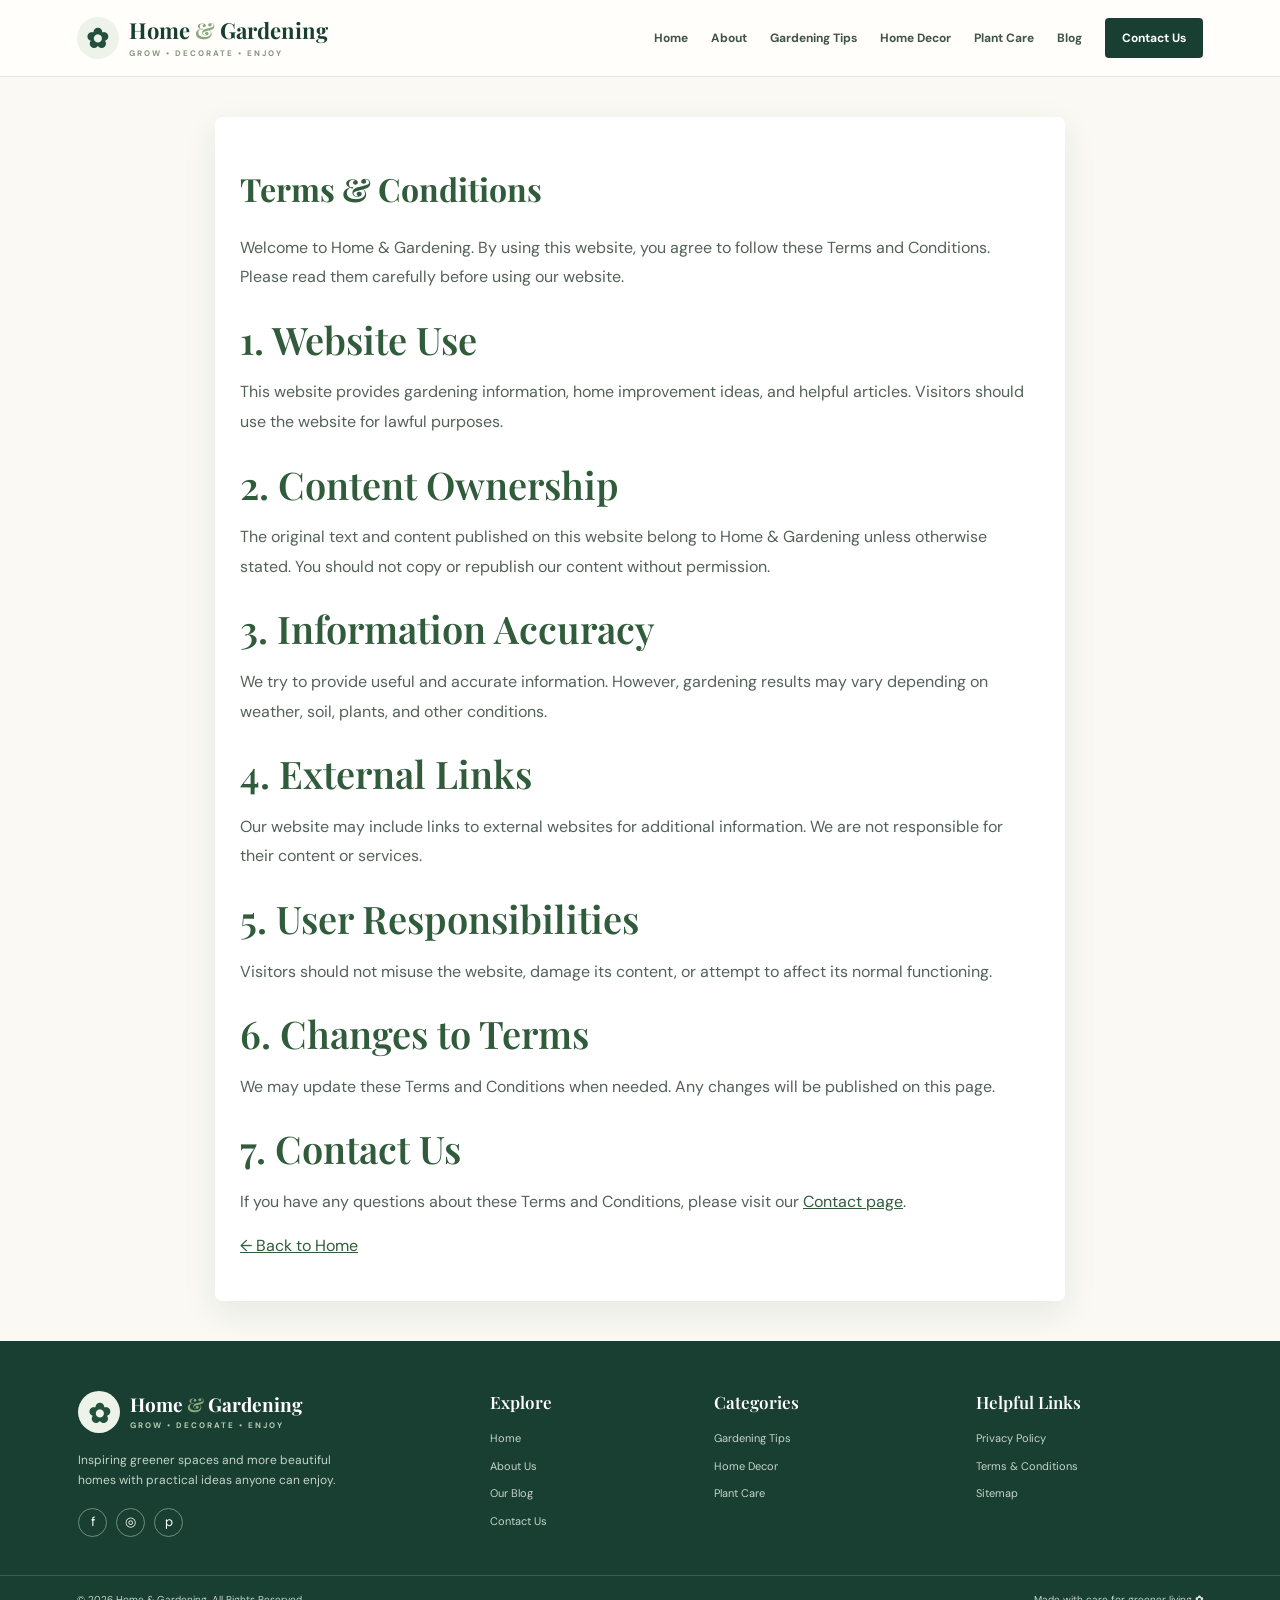
<file: terms.html>
<!DOCTYPE html>
<html lang="en">
<head>
    <meta charset="UTF-8">
    <meta name="viewport" content="width=device-width, initial-scale=1.0">

    <title>Terms & Conditions | Home & Gardening</title>

    <meta name="description" content="Read the Terms and Conditions for using the Home & Gardening website and its gardening content.">

    <link rel="stylesheet" href="css/style.css">

    <style>
        .article-content {
            max-width: 850px;
            margin: 40px auto;
            padding: 25px;
            line-height: 1.8;
        }

        .article-content h1,
        .article-content h2 {
            color: #315c3b;
            margin-bottom: 15px;
        }

        .article-content h2 {
            margin-top: 25px;
        }

        .article-content p {
            margin-bottom: 15px;
        }

        .article-content a {
            color: #315c3b;
        }
    </style>
</head>
<header class="site-header"><a class="brand" href="index.html"><span class="brand-mark">✿</span><span>Home <em>&</em> Gardening<small>GROW • DECORATE • ENJOY</small></span></a><button class="menu-toggle" aria-label="Toggle navigation" onclick="document.querySelector('.main-nav').classList.toggle('open')">☰</button><nav class="main-nav"><a href="index.html">Home</a><a href="about.html">About</a><a href="gardening-tips.html">Gardening Tips</a><a href="home-decor.html">Home Decor</a><a href="plant-care.html">Plant Care</a><a href="blog.html">Blog</a><a class="nav-contact" href="contact.html">Contact Us</a></nav></header>

    <main class="article-content">

        <h1>Terms & Conditions</h1>

        <p>
            Welcome to Home & Gardening. By using this website,
            you agree to follow these Terms and Conditions.
            Please read them carefully before using our website.
        </p>

        <h2>1. Website Use</h2>

        <p>
            This website provides gardening information,
            home improvement ideas, and helpful articles.
            Visitors should use the website for lawful purposes.
        </p>

        <h2>2. Content Ownership</h2>

        <p>
            The original text and content published on this website
            belong to Home & Gardening unless otherwise stated.
            You should not copy or republish our content without permission.
        </p>

        <h2>3. Information Accuracy</h2>

        <p>
            We try to provide useful and accurate information.
            However, gardening results may vary depending on
            weather, soil, plants, and other conditions.
        </p>

        <h2>4. External Links</h2>

        <p>
            Our website may include links to external websites
            for additional information. We are not responsible
            for their content or services.
        </p>

        <h2>5. User Responsibilities</h2>

        <p>
            Visitors should not misuse the website, damage its
            content, or attempt to affect its normal functioning.
        </p>

        <h2>6. Changes to Terms</h2>

        <p>
            We may update these Terms and Conditions when needed.
            Any changes will be published on this page.
        </p>

        <h2>7. Contact Us</h2>

        <p>
            If you have any questions about these Terms and Conditions,
            please visit our
            <a href="contact.html">Contact page</a>.
        </p>

        <p>
            <a href="index.html">← Back to Home</a>
        </p>

    </main>

    <footer class="site-footer"><div class="footer-main"><div class="footer-about"><a class="brand footer-brand" href="index.html"><span class="brand-mark">✿</span><span>Home <em>&</em> Gardening<small>GROW • DECORATE • ENJOY</small></span></a><p>Inspiring greener spaces and more beautiful homes with practical ideas anyone can enjoy.</p><div class="social-links"><a href="https://www.facebook.com/" aria-label="Facebook">f</a><a href="https://www.instagram.com/" aria-label="Instagram">◎</a><a href="https://www.pinterest.com/" aria-label="Pinterest">p</a></div></div><div class="footer-column"><h3>Explore</h3><a href="index.html">Home</a><a href="about.html">About Us</a><a href="blog.html">Our Blog</a><a href="contact.html">Contact Us</a></div><div class="footer-column"><h3>Categories</h3><a href="gardening-tips.html">Gardening Tips</a><a href="home-decor.html">Home Decor</a><a href="plant-care.html">Plant Care</a></div><div class="footer-column"><h3>Helpful Links</h3><a href="privacy-policy.html">Privacy Policy</a><a href="terms.html">Terms & Conditions</a><a href="sitemap.xml">Sitemap</a></div></div><div class="footer-bottom"><span>© 2026 Home & Gardening. All Rights Reserved.</span><span>Made with care for greener living <b>✿</b></span></div></footer>

</body>
</html>
</file>
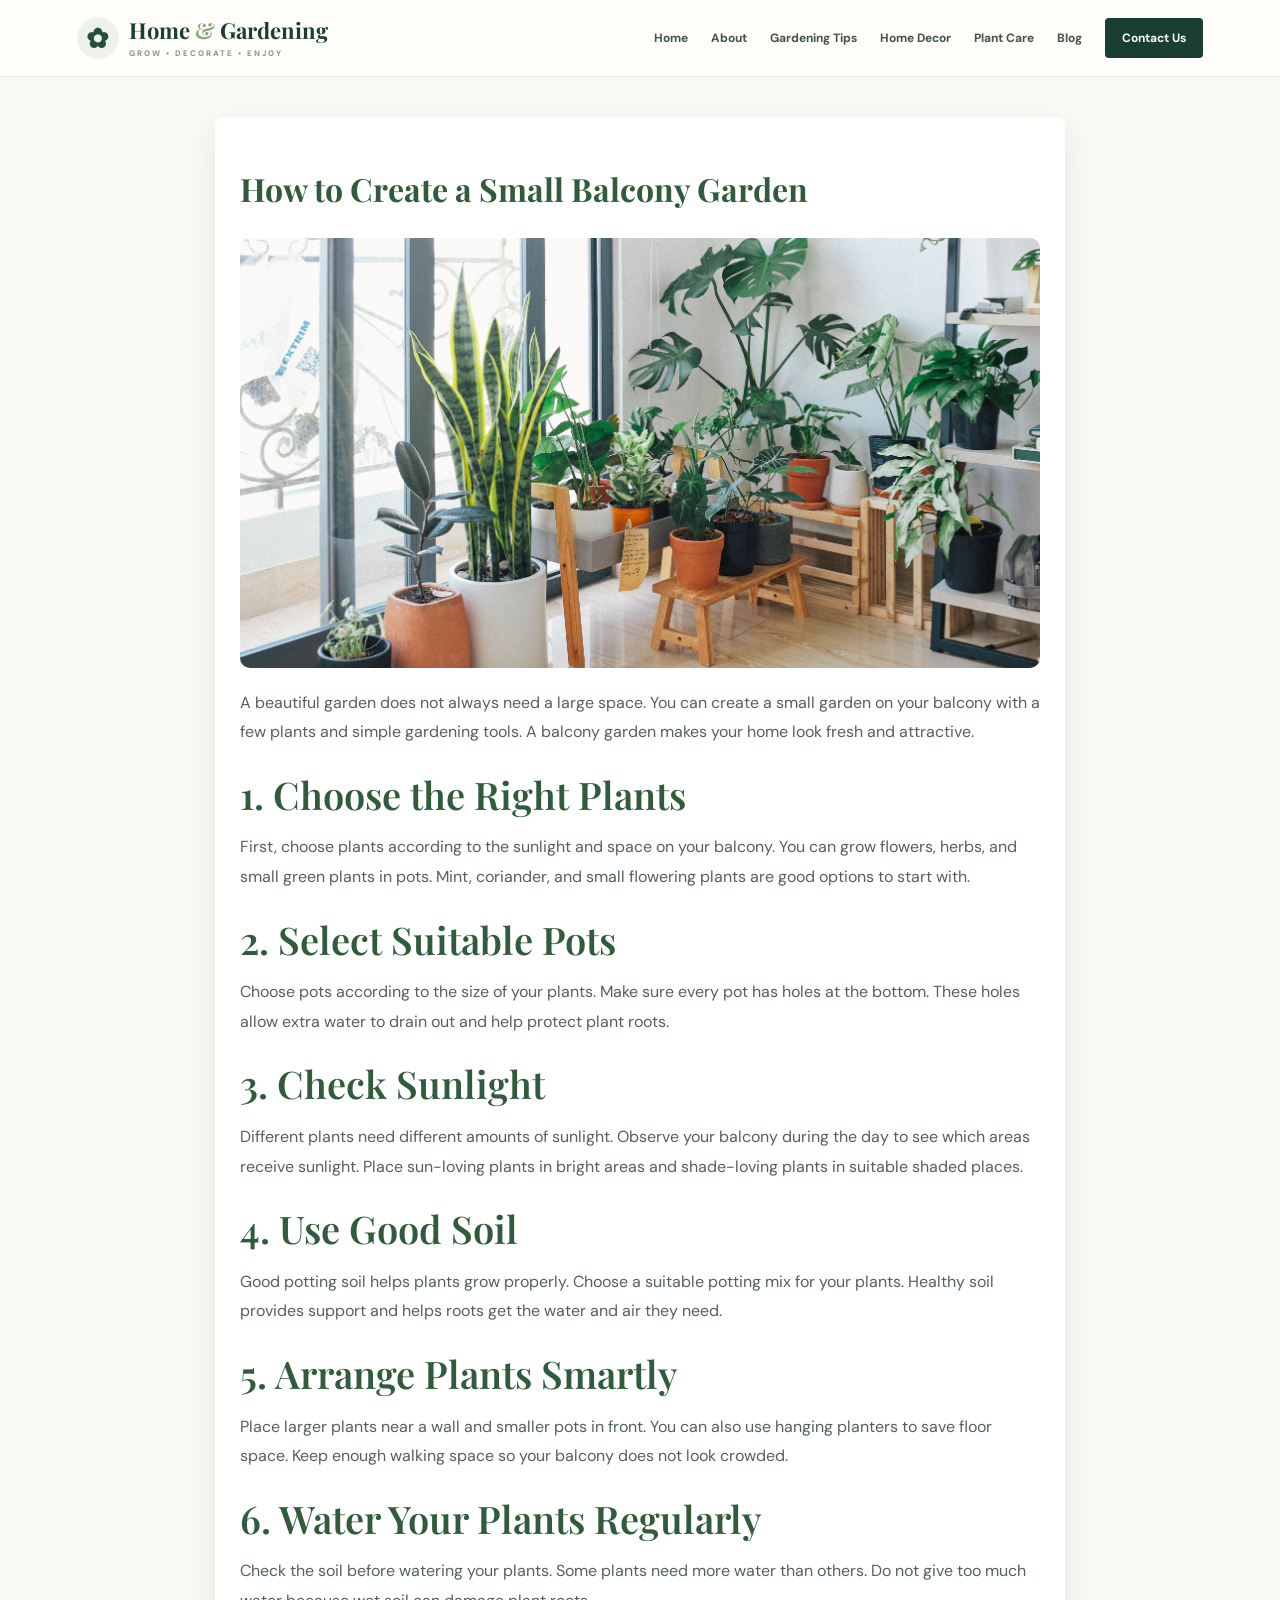
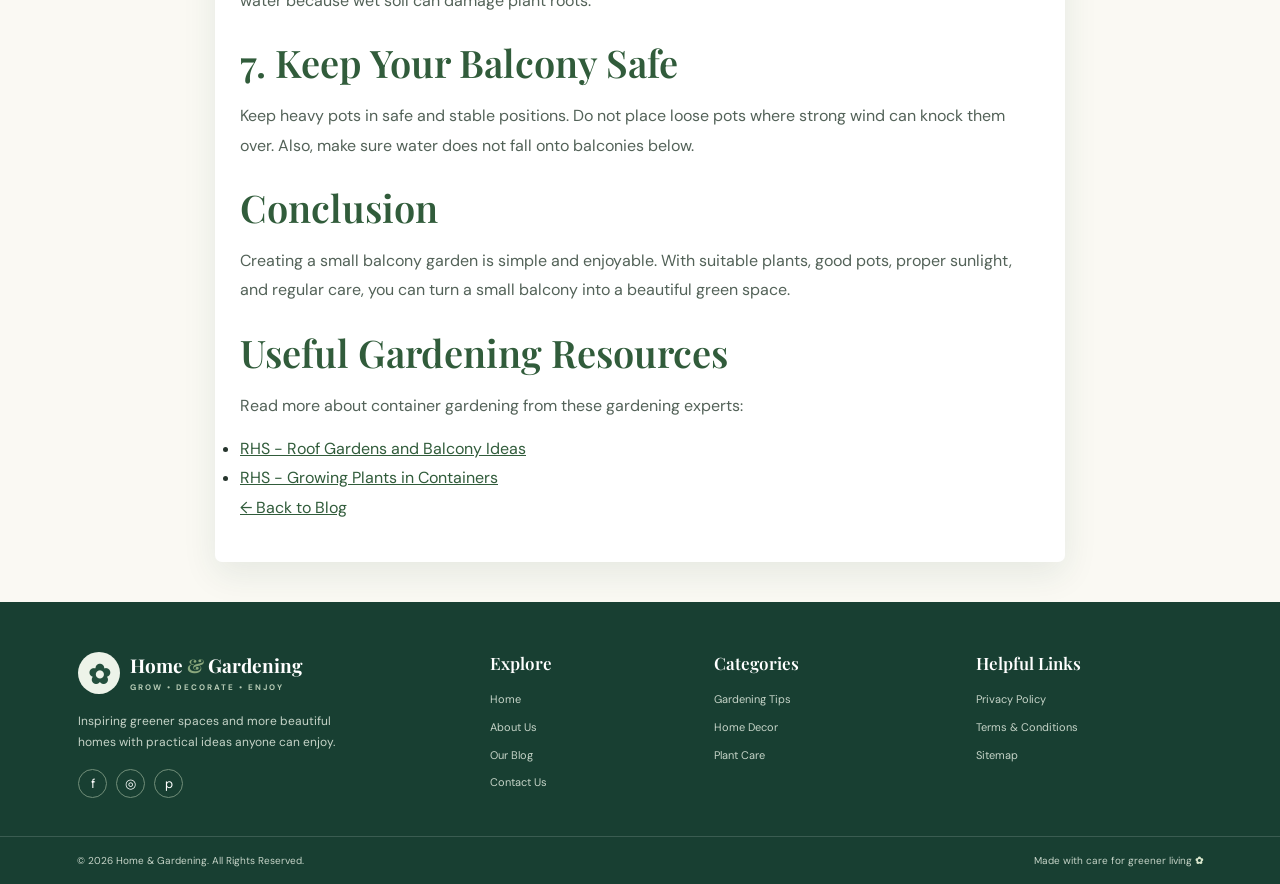
<file: articles/article1.html>
<!DOCTYPE html>
<html lang="en">
<head>
    <meta charset="UTF-8">
    <meta name="viewport" content="width=device-width, initial-scale=1.0">

    <title>How to Create a Small Balcony Garden | Home & Gardening</title>

    <meta name="description" content="Learn how to create a beautiful small balcony garden with simple tips for choosing plants, pots, sunlight, and watering.">

    <link rel="stylesheet" href="../css/style.css">

    <style>
        .article-content {
            max-width: 850px;
            margin: 40px auto;
            padding: 25px;
            line-height: 1.8;
        }

        .article-content h1,
        .article-content h2 {
            color: #315c3b;
            margin-bottom: 15px;
        }

        .article-content h2 {
            margin-top: 25px;
        }

        .article-content p {
            margin-bottom: 15px;
        }

        .article-content a {
            color: #315c3b;
        }

        .article-image {
            width: 100%;
            max-width: 800px;
            height: auto;
            border-radius: 10px;
            margin: 20px 0;
        }
    </style>
</head>
<header class="site-header"><a class="brand" href="../index.html"><span class="brand-mark">✿</span><span>Home <em>&</em> Gardening<small>GROW • DECORATE • ENJOY</small></span></a><button class="menu-toggle" aria-label="Toggle navigation" onclick="document.querySelector('.main-nav').classList.toggle('open')">☰</button><nav class="main-nav"><a href="../index.html">Home</a><a href="../about.html">About</a><a href="../gardening-tips.html">Gardening Tips</a><a href="../home-decor.html">Home Decor</a><a href="../plant-care.html">Plant Care</a><a href="../blog.html">Blog</a><a class="nav-contact" href="../contact.html">Contact Us</a></nav></header>

    <main class="article-content">

        <h1>How to Create a Small Balcony Garden</h1>

        <img src="../images/balcony-garden.jpg"
             alt="Beautiful small balcony garden"
             class="article-image">

        <p>
            A beautiful garden does not always need a large space.
            You can create a small garden on your balcony with a few
            plants and simple gardening tools. A balcony garden
            makes your home look fresh and attractive.
        </p>

        <h2>1. Choose the Right Plants</h2>

        <p>
            First, choose plants according to the sunlight and
            space on your balcony. You can grow flowers, herbs,
            and small green plants in pots. Mint, coriander,
            and small flowering plants are good options to start with.
        </p>

        <h2>2. Select Suitable Pots</h2>

        <p>
            Choose pots according to the size of your plants.
            Make sure every pot has holes at the bottom.
            These holes allow extra water to drain out and
            help protect plant roots.
        </p>

        <h2>3. Check Sunlight</h2>

        <p>
            Different plants need different amounts of sunlight.
            Observe your balcony during the day to see which
            areas receive sunlight. Place sun-loving plants
            in bright areas and shade-loving plants in suitable
            shaded places.
        </p>

        <h2>4. Use Good Soil</h2>

        <p>
            Good potting soil helps plants grow properly.
            Choose a suitable potting mix for your plants.
            Healthy soil provides support and helps roots
            get the water and air they need.
        </p>

        <h2>5. Arrange Plants Smartly</h2>

        <p>
            Place larger plants near a wall and smaller pots
            in front. You can also use hanging planters to
            save floor space. Keep enough walking space
            so your balcony does not look crowded.
        </p>

        <h2>6. Water Your Plants Regularly</h2>

        <p>
            Check the soil before watering your plants.
            Some plants need more water than others.
            Do not give too much water because wet soil
            can damage plant roots.
        </p>

        <h2>7. Keep Your Balcony Safe</h2>

        <p>
            Keep heavy pots in safe and stable positions.
            Do not place loose pots where strong wind
            can knock them over. Also, make sure water
            does not fall onto balconies below.
        </p>

        <h2>Conclusion</h2>

        <p>
            Creating a small balcony garden is simple and enjoyable.
            With suitable plants, good pots, proper sunlight,
            and regular care, you can turn a small balcony
            into a beautiful green space.
        </p>

        <h2>Useful Gardening Resources</h2>

        <p>
            Read more about container gardening from these
            gardening experts:
        </p>

        <ul>
            <li>
                <a href="https://www.rhs.org.uk/garden-design/roof-gardens-balconies"
                   target="_blank" rel="noopener noreferrer">
                    RHS - Roof Gardens and Balcony Ideas
                </a>
            </li>

            <li>
                <a href="https://www.rhs.org.uk/container-gardening/growing-plants-in-containers"
                   target="_blank" rel="noopener noreferrer">
                    RHS - Growing Plants in Containers
                </a>
            </li>
        </ul>

        <p>
            <a href="../blog.html">← Back to Blog</a>
        </p>

    </main>

    <footer class="site-footer"><div class="footer-main"><div class="footer-about"><a class="brand footer-brand" href="../index.html"><span class="brand-mark">✿</span><span>Home <em>&</em> Gardening<small>GROW • DECORATE • ENJOY</small></span></a><p>Inspiring greener spaces and more beautiful homes with practical ideas anyone can enjoy.</p><div class="social-links"><a href="https://www.facebook.com/" aria-label="Facebook">f</a><a href="https://www.instagram.com/" aria-label="Instagram">◎</a><a href="https://www.pinterest.com/" aria-label="Pinterest">p</a></div></div><div class="footer-column"><h3>Explore</h3><a href="../index.html">Home</a><a href="../about.html">About Us</a><a href="../blog.html">Our Blog</a><a href="../contact.html">Contact Us</a></div><div class="footer-column"><h3>Categories</h3><a href="../gardening-tips.html">Gardening Tips</a><a href="../home-decor.html">Home Decor</a><a href="../plant-care.html">Plant Care</a></div><div class="footer-column"><h3>Helpful Links</h3><a href="../privacy-policy.html">Privacy Policy</a><a href="../terms.html">Terms & Conditions</a><a href="../sitemap.xml">Sitemap</a></div></div><div class="footer-bottom"><span>© 2026 Home & Gardening. All Rights Reserved.</span><span>Made with care for greener living <b>✿</b></span></div></footer>

</body>
</html>
</file>
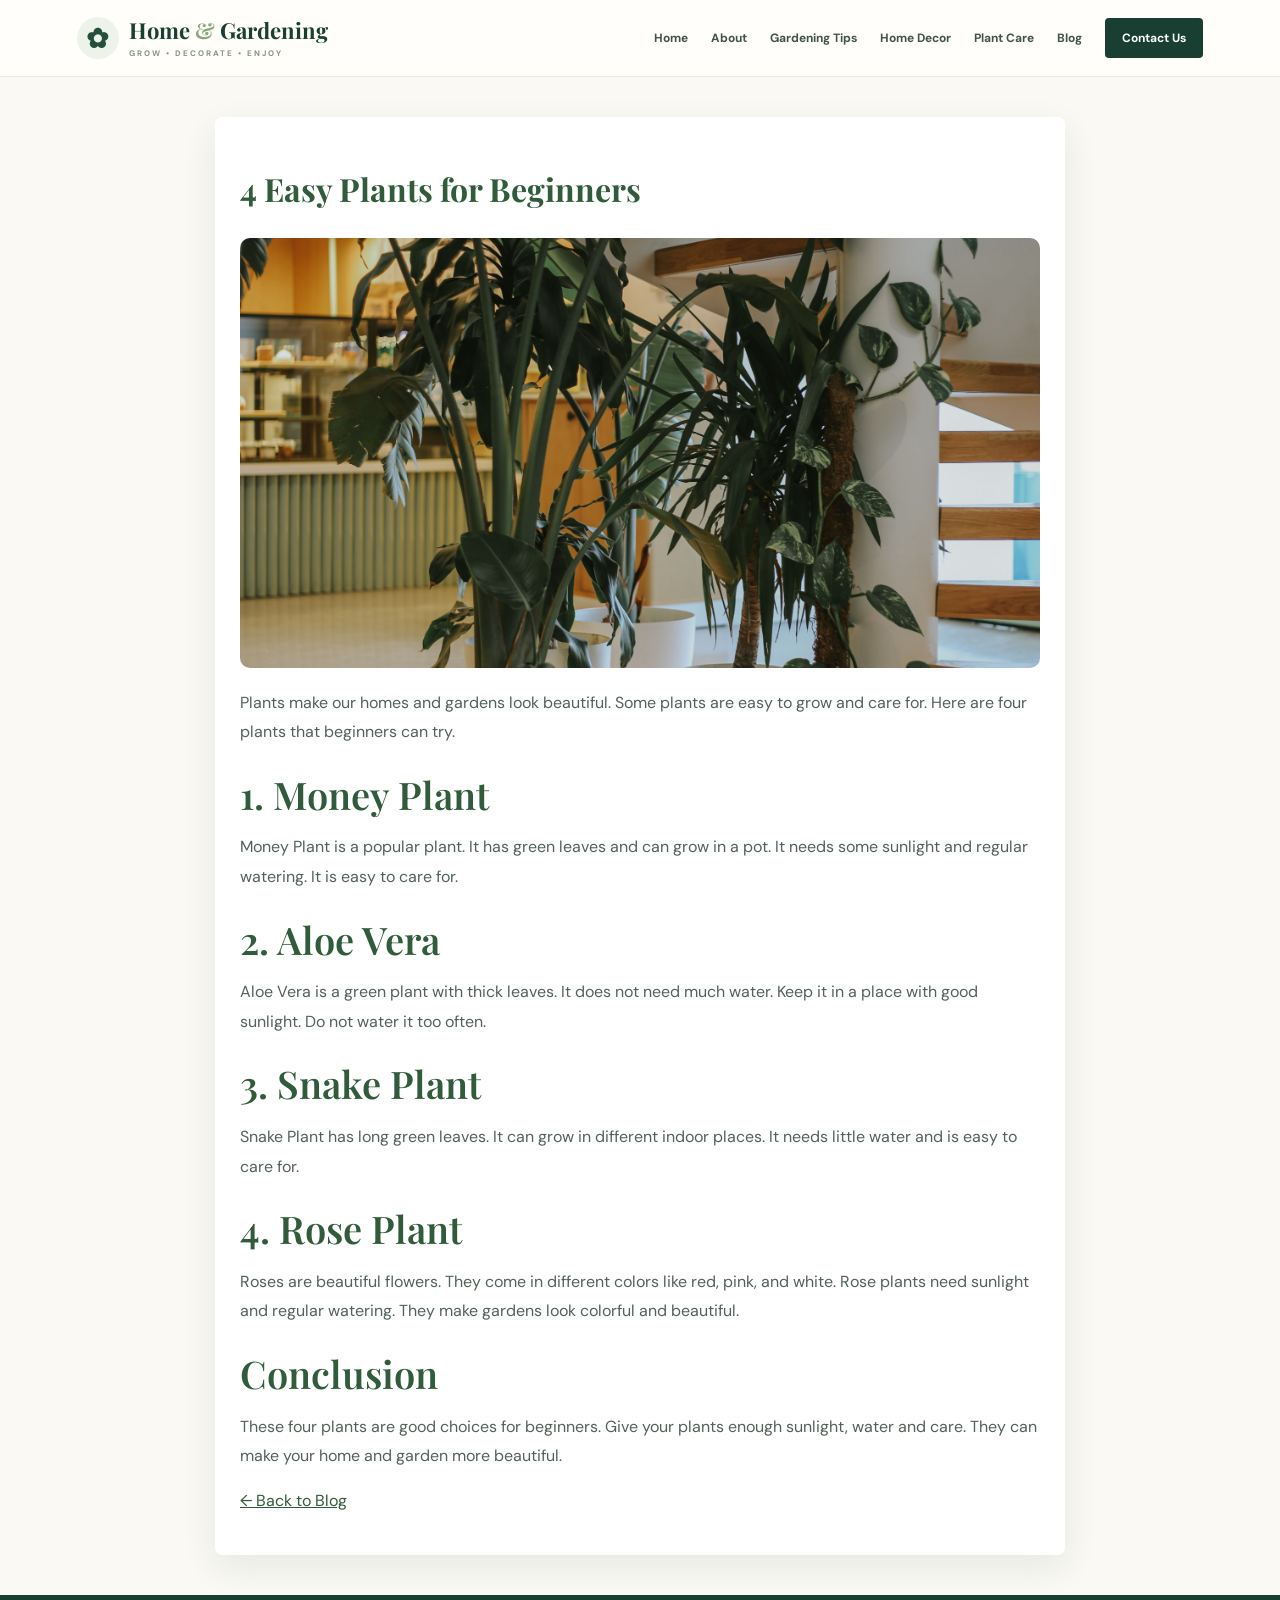
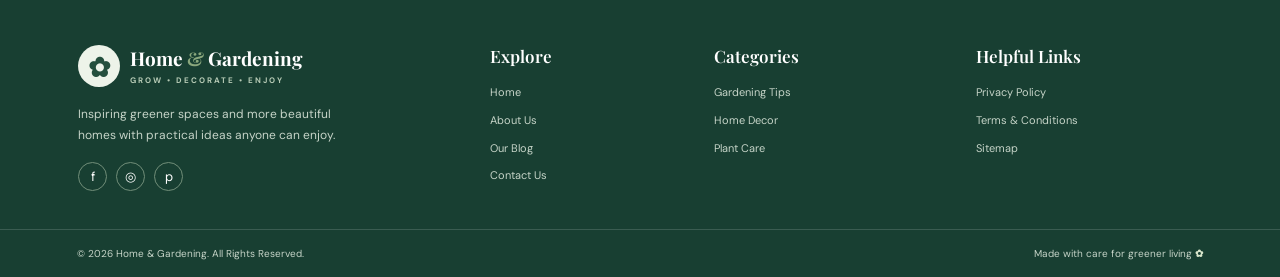
<file: articles/article2.html>
<!DOCTYPE html>
<html lang="en">
<head>
    <meta charset="UTF-8">
    <meta name="viewport" content="width=device-width, initial-scale=1.0">

    <title>4 Easy Plants for Beginners | Home & Gardening</title>

    <meta name="description" content="Learn about four easy plants for beginners and simple ways to care for them.">

    <link rel="stylesheet" href="../css/style.css">

    <style>
        .article-content {
            max-width: 850px;
            margin: 40px auto;
            padding: 25px;
            line-height: 1.8;
        }

        .article-content h1,
        .article-content h2 {
            color: #315c3b;
            margin-bottom: 15px;
        }

        .article-content h2 {
            margin-top: 25px;
        }

        .article-content p {
            margin-bottom: 15px;
        }

        .article-content a {
            color: #315c3b;
        }

        .article-image {
            width: 100%;
            max-width: 800px;
            height: auto;
            border-radius: 10px;
            margin: 20px 0;
        }
    </style>
</head>
<header class="site-header"><a class="brand" href="../index.html"><span class="brand-mark">✿</span><span>Home <em>&</em> Gardening<small>GROW • DECORATE • ENJOY</small></span></a><button class="menu-toggle" aria-label="Toggle navigation" onclick="document.querySelector('.main-nav').classList.toggle('open')">☰</button><nav class="main-nav"><a href="../index.html">Home</a><a href="../about.html">About</a><a href="../gardening-tips.html">Gardening Tips</a><a href="../home-decor.html">Home Decor</a><a href="../plant-care.html">Plant Care</a><a href="../blog.html">Blog</a><a class="nav-contact" href="../contact.html">Contact Us</a></nav></header>

    <main class="article-content">

        <h1>4 Easy Plants for Beginners</h1>

        <img src="../images/indoor-plants.jpg"
             alt="Beautiful indoor plants for beginners"
             class="article-image">

        <p>
            Plants make our homes and gardens look beautiful.
            Some plants are easy to grow and care for.
            Here are four plants that beginners can try.
        </p>

        <h2>1. Money Plant</h2>

        <p>
            Money Plant is a popular plant.
            It has green leaves and can grow in a pot.
            It needs some sunlight and regular watering.
            It is easy to care for.
        </p>

        <h2>2. Aloe Vera</h2>

        <p>
            Aloe Vera is a green plant with thick leaves.
            It does not need much water.
            Keep it in a place with good sunlight.
            Do not water it too often.
        </p>

        <h2>3. Snake Plant</h2>

        <p>
            Snake Plant has long green leaves.
            It can grow in different indoor places.
            It needs little water and is easy to care for.
        </p>

        <h2>4. Rose Plant</h2>

        <p>
            Roses are beautiful flowers.
            They come in different colors like red, pink, and white.
            Rose plants need sunlight and regular watering.
            They make gardens look colorful and beautiful.
        </p>

        <h2>Conclusion</h2>

        <p>
            These four plants are good choices for beginners.
            Give your plants enough sunlight, water and care.
            They can make your home and garden more beautiful.
        </p>

        <p>
            <a href="../blog.html">← Back to Blog</a>
        </p>

    </main>

    <footer class="site-footer"><div class="footer-main"><div class="footer-about"><a class="brand footer-brand" href="../index.html"><span class="brand-mark">✿</span><span>Home <em>&</em> Gardening<small>GROW • DECORATE • ENJOY</small></span></a><p>Inspiring greener spaces and more beautiful homes with practical ideas anyone can enjoy.</p><div class="social-links"><a href="https://www.facebook.com/" aria-label="Facebook">f</a><a href="https://www.instagram.com/" aria-label="Instagram">◎</a><a href="https://www.pinterest.com/" aria-label="Pinterest">p</a></div></div><div class="footer-column"><h3>Explore</h3><a href="../index.html">Home</a><a href="../about.html">About Us</a><a href="../blog.html">Our Blog</a><a href="../contact.html">Contact Us</a></div><div class="footer-column"><h3>Categories</h3><a href="../gardening-tips.html">Gardening Tips</a><a href="../home-decor.html">Home Decor</a><a href="../plant-care.html">Plant Care</a></div><div class="footer-column"><h3>Helpful Links</h3><a href="../privacy-policy.html">Privacy Policy</a><a href="../terms.html">Terms & Conditions</a><a href="../sitemap.xml">Sitemap</a></div></div><div class="footer-bottom"><span>© 2026 Home & Gardening. All Rights Reserved.</span><span>Made with care for greener living <b>✿</b></span></div></footer>

</body>
</html>
</file>
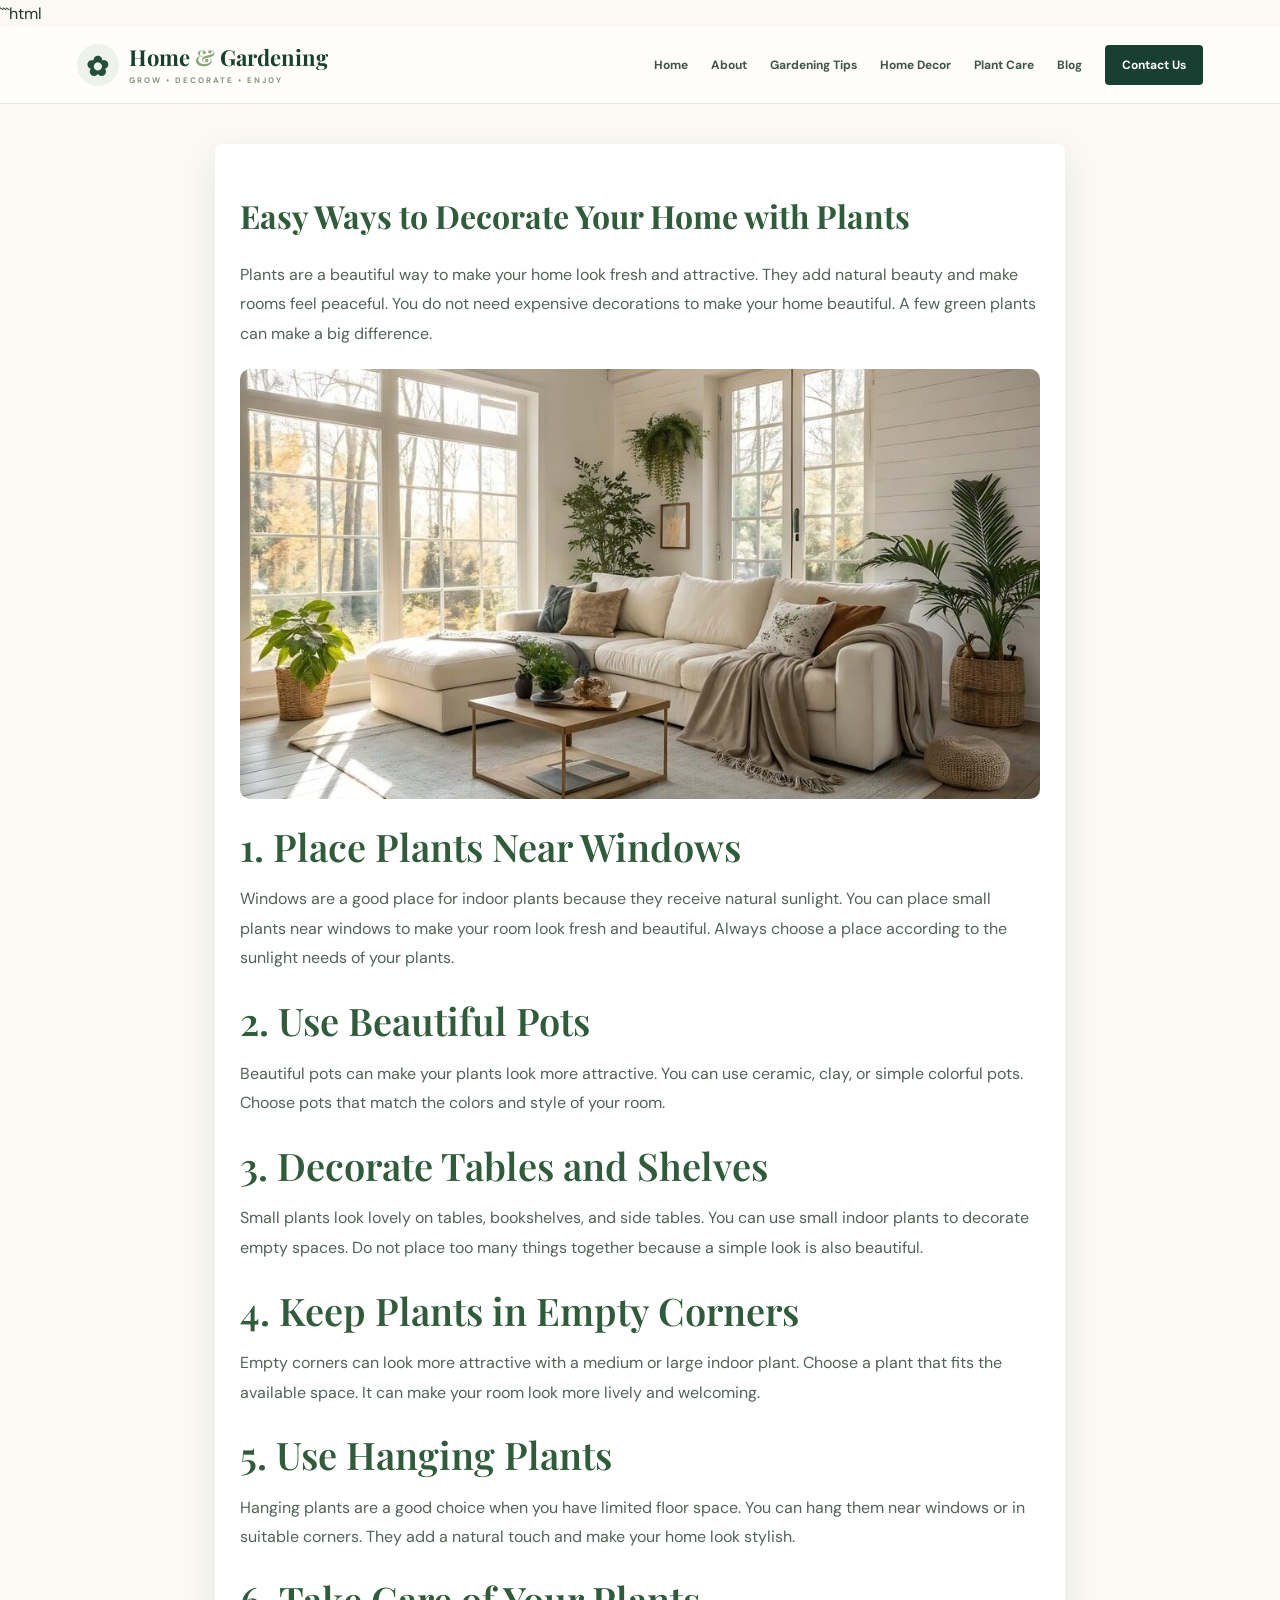
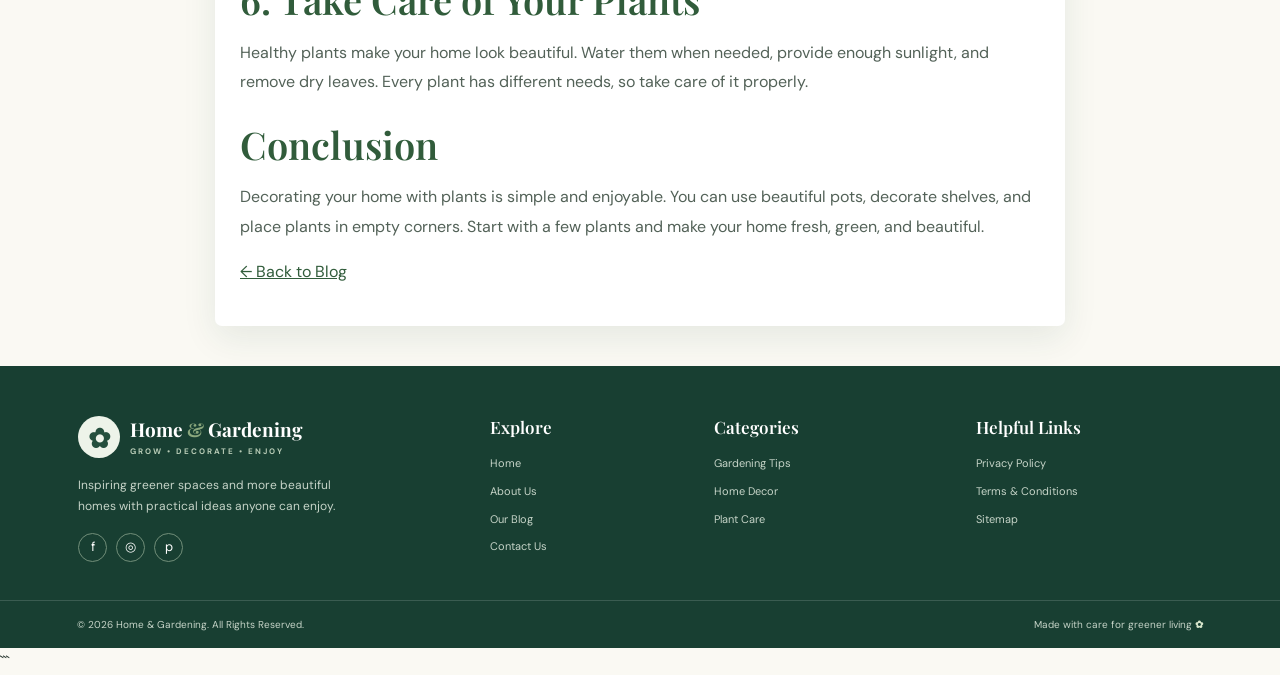
<file: articles/article3.html>
```html
<!DOCTYPE html>
<html lang="en">
<head>
    <meta charset="UTF-8">
    <meta name="viewport" content="width=device-width, initial-scale=1.0">

    <title>Easy Ways to Decorate Your Home with Plants | Home & Gardening</title>

    <meta name="description" content="Learn easy ways to decorate your home with beautiful plants. Discover simple tips for using indoor plants in every room.">

    <link rel="stylesheet" href="../css/style.css">

    <style>
        .article-content {
            max-width: 850px;
            margin: 40px auto;
            padding: 25px;
            line-height: 1.8;
        }

        .article-content h1,
        .article-content h2 {
            color: #315c3b;
            margin-bottom: 15px;
        }

        .article-content h2 {
            margin-top: 25px;
        }

        .article-content p {
            margin-bottom: 15px;
        }

        .article-content a {
            color: #315c3b;
        }

        .article-image {
            width: 100%;
            max-width: 800px;
            height: auto;
            border-radius: 10px;
            margin: 20px 0;
        }
    </style>
</head>
<header class="site-header"><a class="brand" href="../index.html"><span class="brand-mark">✿</span><span>Home <em>&</em> Gardening<small>GROW • DECORATE • ENJOY</small></span></a><button class="menu-toggle" aria-label="Toggle navigation" onclick="document.querySelector('.main-nav').classList.toggle('open')">☰</button><nav class="main-nav"><a href="../index.html">Home</a><a href="../about.html">About</a><a href="../gardening-tips.html">Gardening Tips</a><a href="../home-decor.html">Home Decor</a><a href="../plant-care.html">Plant Care</a><a href="../blog.html">Blog</a><a class="nav-contact" href="../contact.html">Contact Us</a></nav></header>

    <main class="article-content">

        <h1>Easy Ways to Decorate Your Home with Plants</h1>

        <p>
            Plants are a beautiful way to make your home look fresh and attractive.
            They add natural beauty and make rooms feel peaceful. You do not need
            expensive decorations to make your home beautiful. A few green plants
            can make a big difference.
        </p>

        <img src="../images/home decore and plants.jpg"
             alt="Home decorated with beautiful green plants"
             class="article-image">

        <h2>1. Place Plants Near Windows</h2>

        <p>
            Windows are a good place for indoor plants because they receive natural
            sunlight. You can place small plants near windows to make your room
            look fresh and beautiful. Always choose a place according to the
            sunlight needs of your plants.
        </p>

        <h2>2. Use Beautiful Pots</h2>

        <p>
            Beautiful pots can make your plants look more attractive. You can use
            ceramic, clay, or simple colorful pots. Choose pots that match the
            colors and style of your room.
        </p>

        <h2>3. Decorate Tables and Shelves</h2>

        <p>
            Small plants look lovely on tables, bookshelves, and side tables.
            You can use small indoor plants to decorate empty spaces. Do not
            place too many things together because a simple look is also beautiful.
        </p>

        <h2>4. Keep Plants in Empty Corners</h2>

        <p>
            Empty corners can look more attractive with a medium or large indoor
            plant. Choose a plant that fits the available space. It can make
            your room look more lively and welcoming.
        </p>

        <h2>5. Use Hanging Plants</h2>

        <p>
            Hanging plants are a good choice when you have limited floor space.
            You can hang them near windows or in suitable corners. They add a
            natural touch and make your home look stylish.
        </p>

        <h2>6. Take Care of Your Plants</h2>

        <p>
            Healthy plants make your home look beautiful. Water them when needed,
            provide enough sunlight, and remove dry leaves. Every plant has
            different needs, so take care of it properly.
        </p>

        <h2>Conclusion</h2>

        <p>
            Decorating your home with plants is simple and enjoyable. You can
            use beautiful pots, decorate shelves, and place plants in empty
            corners. Start with a few plants and make your home fresh, green,
            and beautiful.
        </p>

        <p>
            <a href="../blog.html">← Back to Blog</a>
        </p>

    </main>

    <footer class="site-footer"><div class="footer-main"><div class="footer-about"><a class="brand footer-brand" href="../index.html"><span class="brand-mark">✿</span><span>Home <em>&</em> Gardening<small>GROW • DECORATE • ENJOY</small></span></a><p>Inspiring greener spaces and more beautiful homes with practical ideas anyone can enjoy.</p><div class="social-links"><a href="https://www.facebook.com/" aria-label="Facebook">f</a><a href="https://www.instagram.com/" aria-label="Instagram">◎</a><a href="https://www.pinterest.com/" aria-label="Pinterest">p</a></div></div><div class="footer-column"><h3>Explore</h3><a href="../index.html">Home</a><a href="../about.html">About Us</a><a href="../blog.html">Our Blog</a><a href="../contact.html">Contact Us</a></div><div class="footer-column"><h3>Categories</h3><a href="../gardening-tips.html">Gardening Tips</a><a href="../home-decor.html">Home Decor</a><a href="../plant-care.html">Plant Care</a></div><div class="footer-column"><h3>Helpful Links</h3><a href="../privacy-policy.html">Privacy Policy</a><a href="../terms.html">Terms & Conditions</a><a href="../sitemap.xml">Sitemap</a></div></div><div class="footer-bottom"><span>© 2026 Home & Gardening. All Rights Reserved.</span><span>Made with care for greener living <b>✿</b></span></div></footer>

</body>
</html>
```
</file>
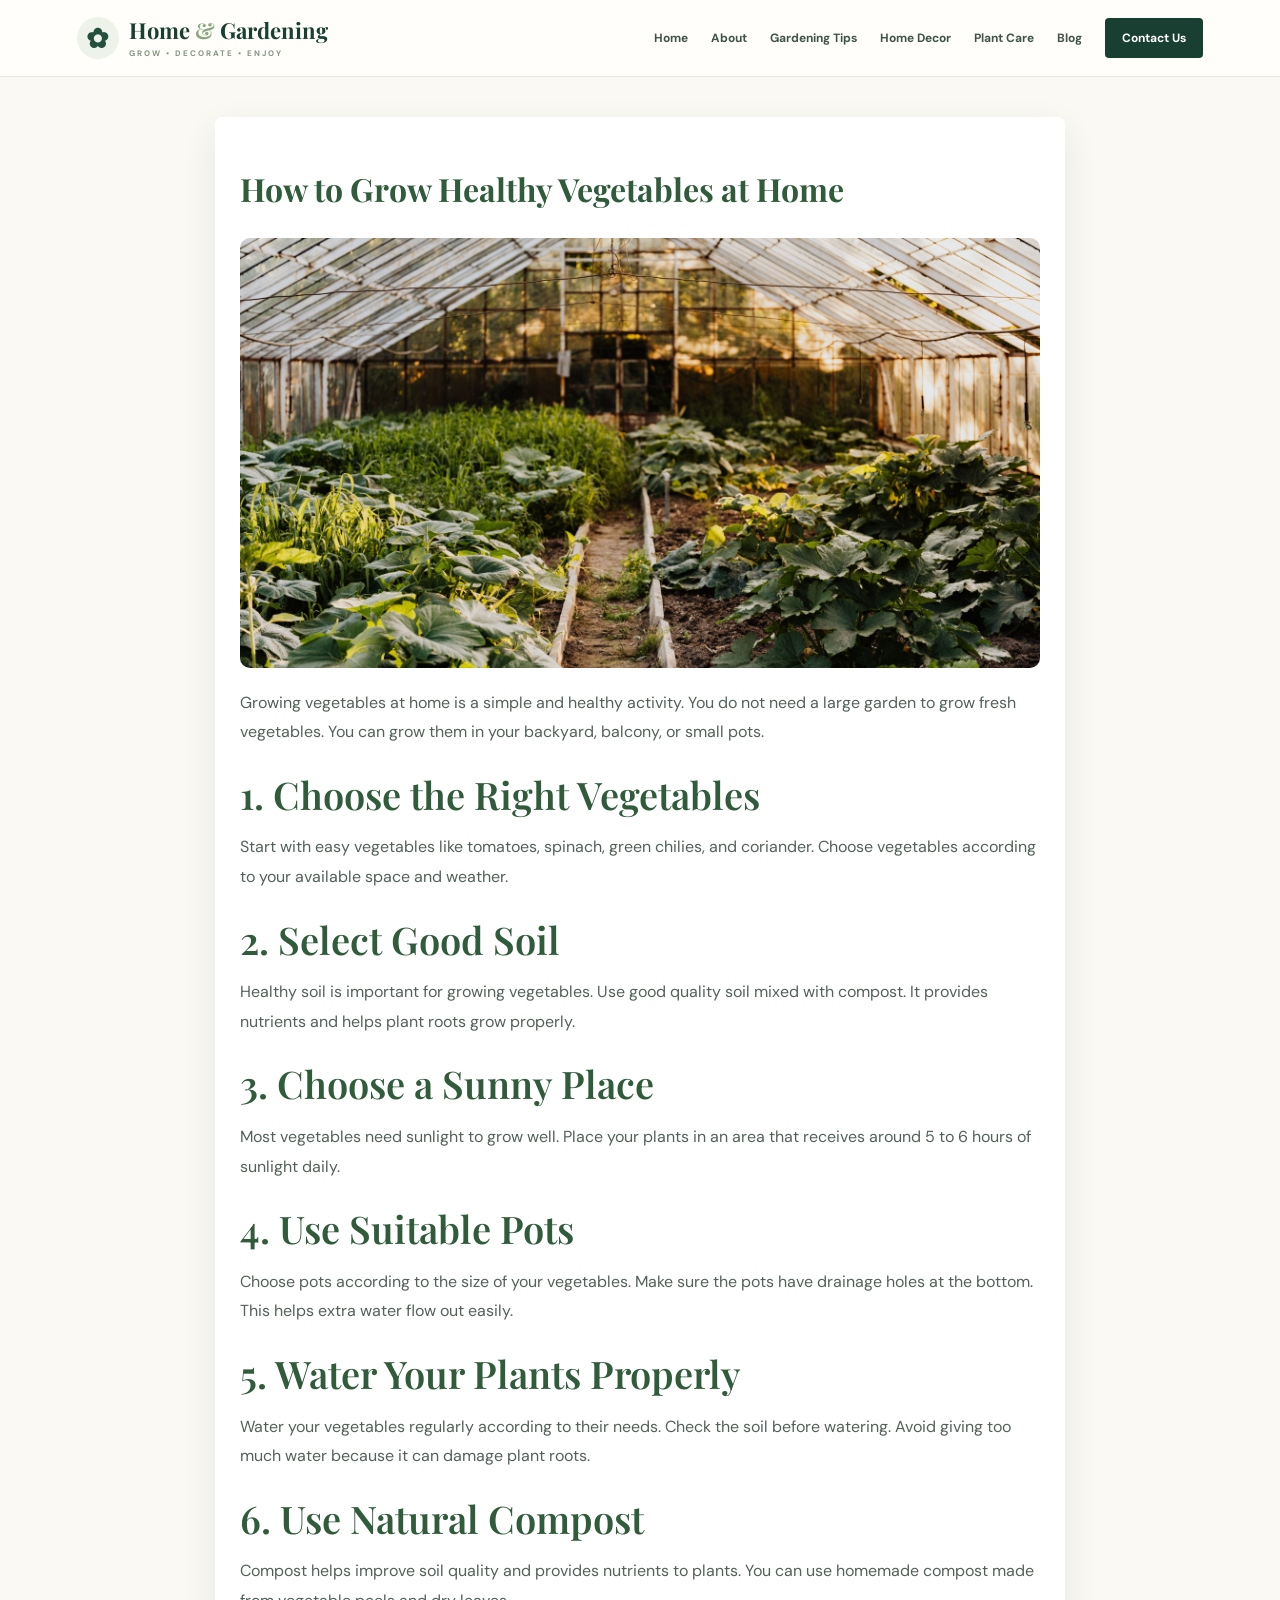
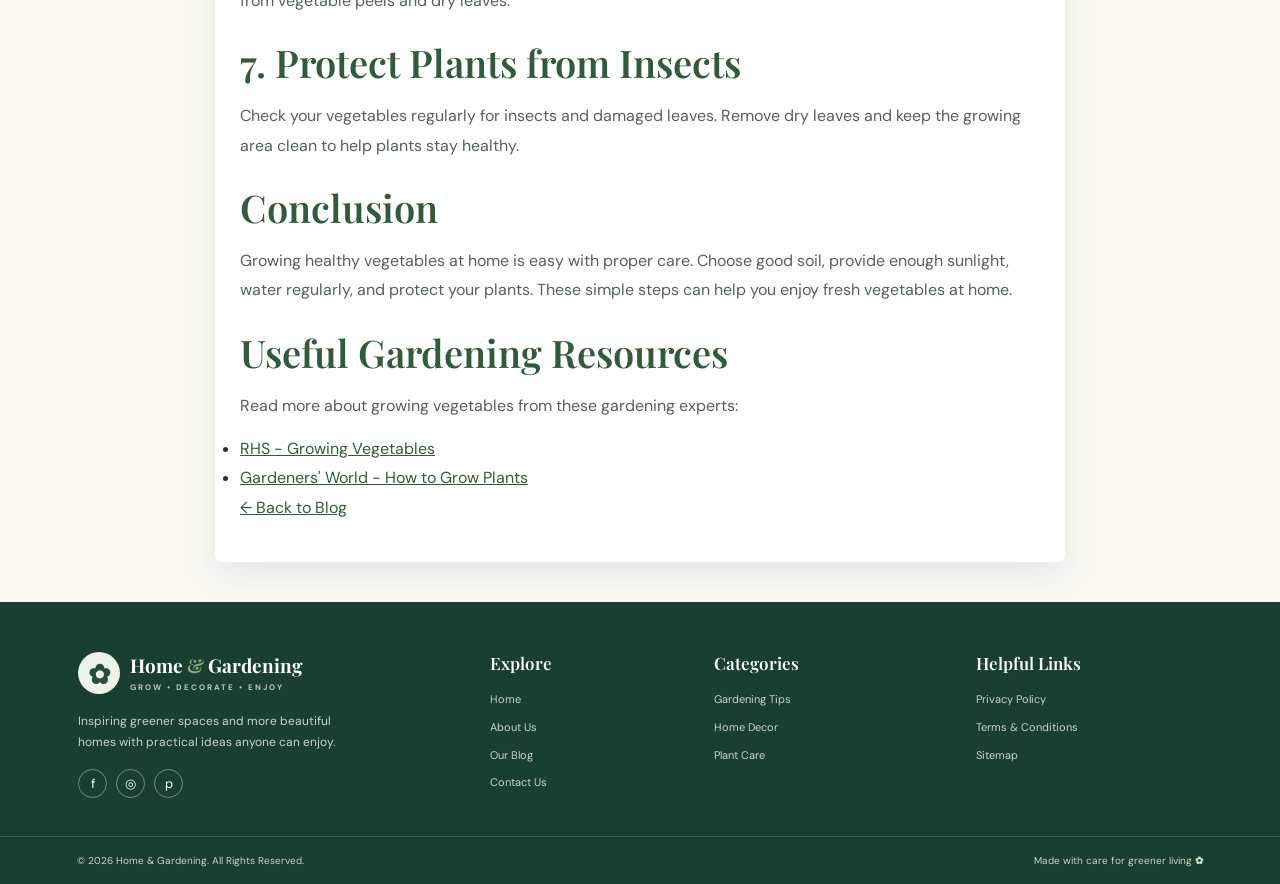
<file: articles/article4.html>
<!DOCTYPE html>
<html lang="en">
<head>
    <meta charset="UTF-8">
    <meta name="viewport" content="width=device-width, initial-scale=1.0">

    <title>How to Grow Healthy Vegetables at Home | Home & Gardening</title>

    <meta name="description" content="Learn how to grow healthy vegetables at home with simple tips for choosing vegetables, soil, sunlight, watering, and plant care.">

    <link rel="stylesheet" href="../css/style.css">

    <style>
        .article-content {
            max-width: 850px;
            margin: 40px auto;
            padding: 25px;
            line-height: 1.8;
        }

        .article-content h1,
        .article-content h2 {
            color: #315c3b;
            margin-bottom: 15px;
        }

        .article-content h2 {
            margin-top: 25px;
        }

        .article-content p {
            margin-bottom: 15px;
        }

        .article-content a {
            color: #315c3b;
        }

        .article-image {
            width: 100%;
            max-width: 800px;
            height: auto;
            border-radius: 10px;
            margin: 20px 0;
        }
    </style>
</head>
<header class="site-header"><a class="brand" href="../index.html"><span class="brand-mark">✿</span><span>Home <em>&</em> Gardening<small>GROW • DECORATE • ENJOY</small></span></a><button class="menu-toggle" aria-label="Toggle navigation" onclick="document.querySelector('.main-nav').classList.toggle('open')">☰</button><nav class="main-nav"><a href="../index.html">Home</a><a href="../about.html">About</a><a href="../gardening-tips.html">Gardening Tips</a><a href="../home-decor.html">Home Decor</a><a href="../plant-care.html">Plant Care</a><a href="../blog.html">Blog</a><a class="nav-contact" href="../contact.html">Contact Us</a></nav></header>

    <main class="article-content">

        <h1>How to Grow Healthy Vegetables at Home</h1>

        <img src="../images/vegetable-garden.jpg"
             alt="Healthy vegetables growing in a home garden"
             class="article-image">

        <p>
            Growing vegetables at home is a simple and healthy activity.
            You do not need a large garden to grow fresh vegetables.
            You can grow them in your backyard, balcony, or small pots.
        </p>

        <h2>1. Choose the Right Vegetables</h2>

        <p>
            Start with easy vegetables like tomatoes, spinach,
            green chilies, and coriander. Choose vegetables
            according to your available space and weather.
        </p>

        <h2>2. Select Good Soil</h2>

        <p>
            Healthy soil is important for growing vegetables.
            Use good quality soil mixed with compost.
            It provides nutrients and helps plant roots grow properly.
        </p>

        <h2>3. Choose a Sunny Place</h2>

        <p>
            Most vegetables need sunlight to grow well.
            Place your plants in an area that receives
            around 5 to 6 hours of sunlight daily.
        </p>

        <h2>4. Use Suitable Pots</h2>

        <p>
            Choose pots according to the size of your vegetables.
            Make sure the pots have drainage holes at the bottom.
            This helps extra water flow out easily.
        </p>

        <h2>5. Water Your Plants Properly</h2>

        <p>
            Water your vegetables regularly according to their needs.
            Check the soil before watering. Avoid giving too much
            water because it can damage plant roots.
        </p>

        <h2>6. Use Natural Compost</h2>

        <p>
            Compost helps improve soil quality and provides
            nutrients to plants. You can use homemade compost
            made from vegetable peels and dry leaves.
        </p>

        <h2>7. Protect Plants from Insects</h2>

        <p>
            Check your vegetables regularly for insects and
            damaged leaves. Remove dry leaves and keep the
            growing area clean to help plants stay healthy.
        </p>

        <h2>Conclusion</h2>

        <p>
            Growing healthy vegetables at home is easy with
            proper care. Choose good soil, provide enough sunlight,
            water regularly, and protect your plants. These simple
            steps can help you enjoy fresh vegetables at home.
        </p>

        <h2>Useful Gardening Resources</h2>

        <p>
            Read more about growing vegetables from these
            gardening experts:
        </p>

        <ul>
            <li>
                <a href="https://www.rhs.org.uk/vegetables"
                   target="_blank" rel="noopener noreferrer">
                    RHS - Growing Vegetables
                </a>
            </li>

            <li>
                <a href="https://www.gardenersworld.com/how-to/grow-plants/"
                   target="_blank" rel="noopener noreferrer">
                    Gardeners' World - How to Grow Plants
                </a>
            </li>
        </ul>

        <p>
            <a href="../blog.html">← Back to Blog</a>
        </p>

    </main>

    <footer class="site-footer"><div class="footer-main"><div class="footer-about"><a class="brand footer-brand" href="../index.html"><span class="brand-mark">✿</span><span>Home <em>&</em> Gardening<small>GROW • DECORATE • ENJOY</small></span></a><p>Inspiring greener spaces and more beautiful homes with practical ideas anyone can enjoy.</p><div class="social-links"><a href="https://www.facebook.com/" aria-label="Facebook">f</a><a href="https://www.instagram.com/" aria-label="Instagram">◎</a><a href="https://www.pinterest.com/" aria-label="Pinterest">p</a></div></div><div class="footer-column"><h3>Explore</h3><a href="../index.html">Home</a><a href="../about.html">About Us</a><a href="../blog.html">Our Blog</a><a href="../contact.html">Contact Us</a></div><div class="footer-column"><h3>Categories</h3><a href="../gardening-tips.html">Gardening Tips</a><a href="../home-decor.html">Home Decor</a><a href="../plant-care.html">Plant Care</a></div><div class="footer-column"><h3>Helpful Links</h3><a href="../privacy-policy.html">Privacy Policy</a><a href="../terms.html">Terms & Conditions</a><a href="../sitemap.xml">Sitemap</a></div></div><div class="footer-bottom"><span>© 2026 Home & Gardening. All Rights Reserved.</span><span>Made with care for greener living <b>✿</b></span></div></footer>

</body>
</html>
</file>
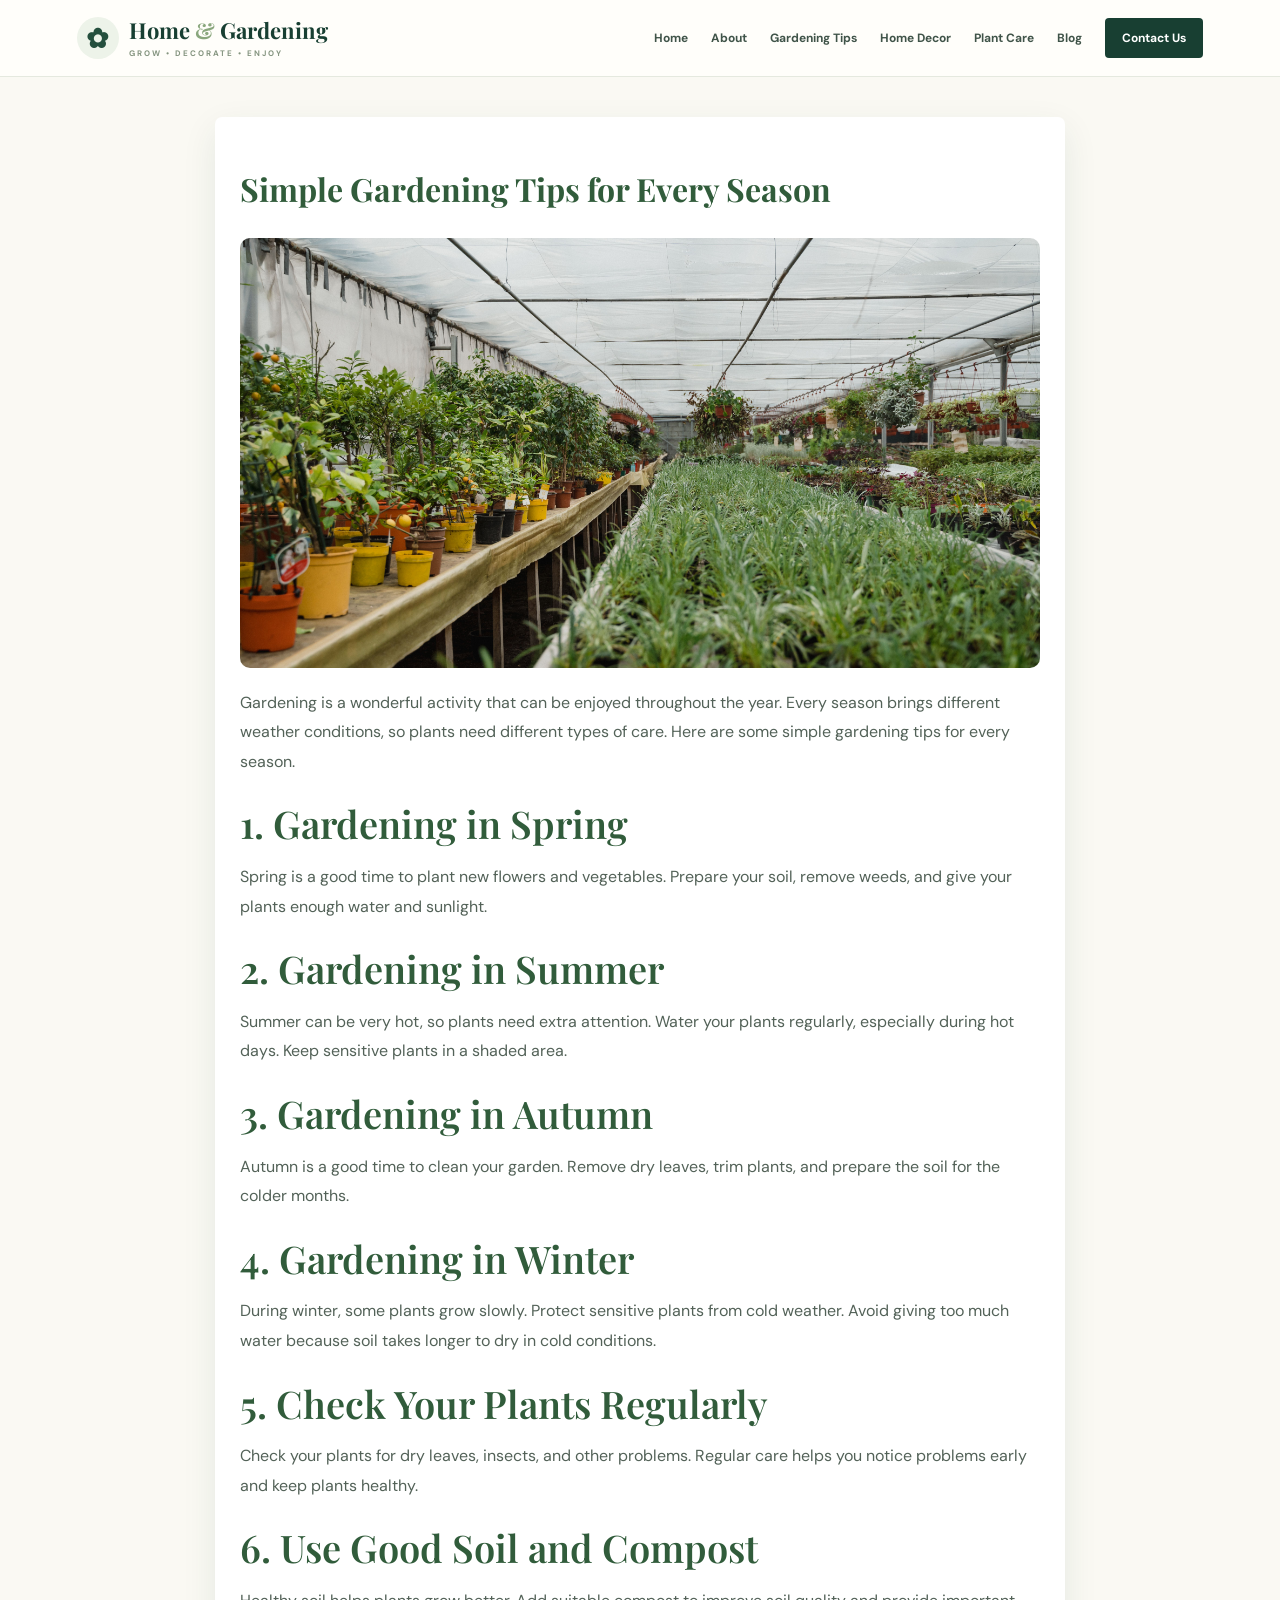
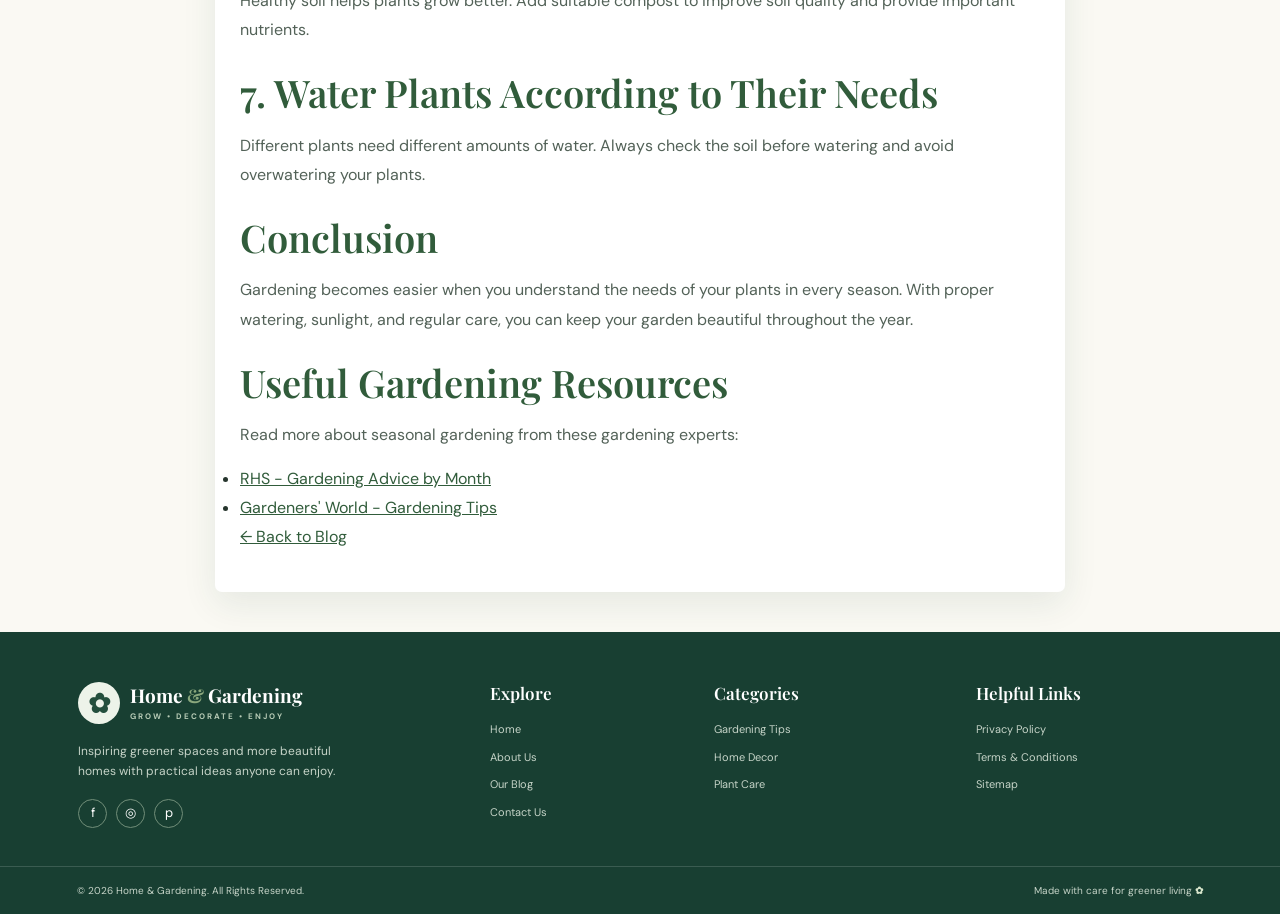
<file: articles/article5.html>
<!DOCTYPE html>
<html lang="en">
<head>
    <meta charset="UTF-8">
    <meta name="viewport" content="width=device-width, initial-scale=1.0">

    <title>Simple Gardening Tips for Every Season | Home & Gardening</title>

    <meta name="description" content="Learn simple gardening tips for every season and keep your plants healthy throughout the year.">

    <link rel="stylesheet" href="../css/style.css">

    <style>
        .article-content {
            max-width: 850px;
            margin: 40px auto;
            padding: 25px;
            line-height: 1.8;
        }

        .article-content h1,
        .article-content h2 {
            color: #315c3b;
            margin-bottom: 15px;
        }

        .article-content h2 {
            margin-top: 25px;
        }

        .article-content p {
            margin-bottom: 15px;
        }

        .article-content a {
            color: #315c3b;
        }

        .article-image {
            width: 100%;
            max-width: 800px;
            height: auto;
            border-radius: 10px;
            margin: 20px 0;
        }
    </style>
</head>
<header class="site-header"><a class="brand" href="../index.html"><span class="brand-mark">✿</span><span>Home <em>&</em> Gardening<small>GROW • DECORATE • ENJOY</small></span></a><button class="menu-toggle" aria-label="Toggle navigation" onclick="document.querySelector('.main-nav').classList.toggle('open')">☰</button><nav class="main-nav"><a href="../index.html">Home</a><a href="../about.html">About</a><a href="../gardening-tips.html">Gardening Tips</a><a href="../home-decor.html">Home Decor</a><a href="../plant-care.html">Plant Care</a><a href="../blog.html">Blog</a><a class="nav-contact" href="../contact.html">Contact Us</a></nav></header>

    <main class="article-content">

        <h1>Simple Gardening Tips for Every Season</h1>

        <img src="../images/seasonal-gardening.jpg"
             alt="Beautiful garden with seasonal plants"
             class="article-image">

        <p>
            Gardening is a wonderful activity that can be enjoyed
            throughout the year. Every season brings different
            weather conditions, so plants need different types
            of care. Here are some simple gardening tips for every season.
        </p>

        <h2>1. Gardening in Spring</h2>

        <p>
            Spring is a good time to plant new flowers and vegetables.
            Prepare your soil, remove weeds, and give your plants
            enough water and sunlight.
        </p>

        <h2>2. Gardening in Summer</h2>

        <p>
            Summer can be very hot, so plants need extra attention.
            Water your plants regularly, especially during hot days.
            Keep sensitive plants in a shaded area.
        </p>

        <h2>3. Gardening in Autumn</h2>

        <p>
            Autumn is a good time to clean your garden.
            Remove dry leaves, trim plants, and prepare the soil
            for the colder months.
        </p>

        <h2>4. Gardening in Winter</h2>

        <p>
            During winter, some plants grow slowly.
            Protect sensitive plants from cold weather.
            Avoid giving too much water because soil takes
            longer to dry in cold conditions.
        </p>

        <h2>5. Check Your Plants Regularly</h2>

        <p>
            Check your plants for dry leaves, insects,
            and other problems. Regular care helps you
            notice problems early and keep plants healthy.
        </p>

        <h2>6. Use Good Soil and Compost</h2>

        <p>
            Healthy soil helps plants grow better.
            Add suitable compost to improve soil quality
            and provide important nutrients.
        </p>

        <h2>7. Water Plants According to Their Needs</h2>

        <p>
            Different plants need different amounts of water.
            Always check the soil before watering and
            avoid overwatering your plants.
        </p>

        <h2>Conclusion</h2>

        <p>
            Gardening becomes easier when you understand
            the needs of your plants in every season.
            With proper watering, sunlight, and regular care,
            you can keep your garden beautiful throughout the year.
        </p>

        <h2>Useful Gardening Resources</h2>

        <p>
            Read more about seasonal gardening from these
            gardening experts:
        </p>

        <ul>
            <li>
                <a href="https://www.rhs.org.uk/advice/in-month"
                   target="_blank" rel="noopener noreferrer">
                    RHS - Gardening Advice by Month
                </a>
            </li>

            <li>
                <a href="https://www.gardenersworld.com/"
                   target="_blank" rel="noopener noreferrer">
                    Gardeners' World - Gardening Tips
                </a>
            </li>
        </ul>

        <p>
            <a href="../blog.html">← Back to Blog</a>
        </p>

    </main>

    <footer class="site-footer"><div class="footer-main"><div class="footer-about"><a class="brand footer-brand" href="../index.html"><span class="brand-mark">✿</span><span>Home <em>&</em> Gardening<small>GROW • DECORATE • ENJOY</small></span></a><p>Inspiring greener spaces and more beautiful homes with practical ideas anyone can enjoy.</p><div class="social-links"><a href="https://www.facebook.com/" aria-label="Facebook">f</a><a href="https://www.instagram.com/" aria-label="Instagram">◎</a><a href="https://www.pinterest.com/" aria-label="Pinterest">p</a></div></div><div class="footer-column"><h3>Explore</h3><a href="../index.html">Home</a><a href="../about.html">About Us</a><a href="../blog.html">Our Blog</a><a href="../contact.html">Contact Us</a></div><div class="footer-column"><h3>Categories</h3><a href="../gardening-tips.html">Gardening Tips</a><a href="../home-decor.html">Home Decor</a><a href="../plant-care.html">Plant Care</a></div><div class="footer-column"><h3>Helpful Links</h3><a href="../privacy-policy.html">Privacy Policy</a><a href="../terms.html">Terms & Conditions</a><a href="../sitemap.xml">Sitemap</a></div></div><div class="footer-bottom"><span>© 2026 Home & Gardening. All Rights Reserved.</span><span>Made with care for greener living <b>✿</b></span></div></footer>

</body>
</html>
</file>
<file: css/style.css>
@import url('https://fonts.googleapis.com/css2?family=DM+Sans:wght@400;500;600;700&family=Playfair+Display:wght@500;600;700&display=swap');

:root {
    --forest: #183f32;
    --forest2: #244f3d;
    --sage: #dce8d9;
    --sage2: #edf3e9;
    --cream: #faf9f3;
    --paper: #fffefa;
    --ink: #26352d;
    --muted: #69766d;
    --gold: #c4a66a;
    --line: #e5e9df;
    --shadow: 0 12px 35px rgba(24,63,50,.09);
}

* {
    box-sizing: border-box;
    margin: 0;
    padding: 0;
}

html {
    scroll-behavior: smooth;
}

body {
    font-family: 'DM Sans', Arial, sans-serif;
    background: var(--cream);
    color: var(--ink);
    line-height: 1.7;
}

img {
    max-width: 100%;
    display: block;
}

a {
    color: inherit;
}

.top-strip {
    background: var(--forest);
    color: #f5f4e9;
    padding: 7px 6%;
    font-size: 10px;
    letter-spacing: 1.5px;
    font-weight: 700;
    display: flex;
    justify-content: space-between;
}

.top-strip span {
    font-weight: 400;
    letter-spacing: .5px;
    color: #d9e4d9;
}
.site-header,
header {
    background: var(--paper);
    padding: 17px 6%;
    display: flex;
    justify-content: space-between;
    align-items: center;
    gap: 24px;
    border-bottom: 1px solid var(--line);
    position: relative;
    z-index: 5;
}

.brand {
    display: flex;
    align-items: center;
    gap: 10px;
    text-decoration: none;
    color: var(--forest);
    font-family: 'Playfair Display', Georgia, serif;
    font-size: 22px;
    font-weight: 700;
    line-height: 1.15;
}

.brand em {
    color: #8aa77d;
    font-style: normal;
}

.brand small {
    display: block;
    font: 700 8px 'DM Sans', sans-serif;
    letter-spacing: 2px;
    color: #84947f;
    margin-top: 5px;
}

.brand-mark {
    width: 42px;
    height: 42px;
    border-radius: 50%;
    background: var(--sage2);
    display: grid;
    place-items: center;
    color: var(--forest2);
    font-size: 27px;
}

/* Navigation */
.main-nav,
nav {
    display: flex;
    align-items: center;
    gap: 23px;
}

.main-nav a,
nav a {
    text-decoration: none;
    color: #405449;
    font-size: 12px;
    font-weight: 700;
    transition: .2s;
}

.main-nav a:hover,
nav a:hover,
.main-nav a.active {
    color: #78956d;
}

.main-nav .nav-contact {
    background: var(--forest);
    color: white;
    padding: 10px 17px;
    border-radius: 4px;
}

.menu-toggle {
    display: none;
}
.hero-home {
    min-height: 490px;
    background: url('../images/home-garden-hero.jpg') center 48% / cover no-repeat;
    position: relative;
    display: flex;
    align-items: center;
    padding: 70px 9%;
    color: white;
}

.hero-shade {
    position: absolute;
    inset: 0;
    background: linear-gradient(
        90deg,
        rgba(14,43,32,.82),
        rgba(14,43,32,.42) 55%,
        rgba(14,43,32,.08)
    );
}

.hero-copy {
    position: relative;
    max-width: 570px;
}

.eyebrow {
    font-size: 13px;
    letter-spacing: 2px;
    font-weight: 700;
    color: #e1eadb;
}

.eyebrow.green {
    color: #78936e;
}

.hero-copy h1 {
    font: 600 clamp(44px,6vw,72px)/1.12 'Playfair Display', Georgia, serif;
    margin: 18px 0;
}

.hero-copy h1 i {
    color: #d7e5cb;
    font-weight: 500;
}

.hero-copy p {
    max-width: 460px;
    color: #f0f2e9;
    font-size: 15px;
    margin-bottom: 27px;
}

.btn-primary {
    display: inline-flex;
    gap: 22px;
    align-items: center;
    background: #dce8d5;
    color: var(--forest);
    padding: 13px 20px;
    text-decoration: none;
    font-weight: 700;
    font-size: 12px;
    border-radius: 3px;
}

.hero-note {
    position: absolute;
    right: 7%;
    bottom: 28px;
    border-left: 1px solid rgba(255,255,255,.65);
    padding-left: 15px;
    font-size: 11px;
}

.hero-note span {
    display: block;
    color: #d9e6d3;
    font-size: 9px;
    letter-spacing: 2px;
}

.intro-row {
    display: grid;
    grid-template-columns: 1fr 1fr;
    gap: 70px;
    align-items: center;
    padding: 65px 10%;
    background: var(--paper);
}

h2 {
    font: 600 clamp(27px,3vw,38px)/1.2 'Playfair Display', Georgia, serif;
    color: var(--forest);
}

.intro-row h2 {
    margin-top: 10px;
}

.intro-row > p {
    color: var(--muted);
    font-size: 14px;
    max-width: 500px;
}

.section-wrap {
    max-width: 1180px;
    margin: auto;
    padding: 65px 28px;
}

.section-heading {
    display: flex;
    justify-content: space-between;
    align-items: end;
    margin-bottom: 25px;
}

.section-heading h2 {
    margin-top: 8px;
}

.text-link {
    color: var(--forest2);
    font-weight: 700;
    font-size: 12px;
    text-decoration: none;
}

.category-grid {
    display: grid;
    grid-template-columns: repeat(3, 1fr);
    gap: 20px;
}

.category-card {
    display: flex;
    align-items: center;
    gap: 15px;
    background: white;
    padding: 15px;
    border-radius: 8px;
    box-shadow: var(--shadow);
}

.category-card img {
    width: 110px;
    height: 110px;
    object-fit: cover;
    border-radius: 6px;
}

.category-info h3 {
    font: 600 19px 'Playfair Display', serif;
    color: var(--forest);
    margin-bottom: 8px;
}

.category-info p {
    font-size: 12px;
    line-height: 1.5;
    color: var(--muted);
    margin-bottom: 12px;
}

.read-more {
    display: inline-block;
    background: var(--forest);
    color: white;
    padding: 8px 14px;
    border-radius: 4px;
    font-size: 11px;
    text-decoration: none;
    font-weight: 600;
}

.read-more:hover {
    background: var(--forest2);
}

@media (max-width: 850px) {
    .category-grid {
        grid-template-columns: 1fr;
    }
}

@media (max-width: 700px) {
    .category-grid {
        grid-template-columns: 1fr;
    }

    .category-card {
        height: 280px;
    }
}


.featured-section {
    background: var(--sage2);
}

.article-grid {
    display: grid;
    grid-template-columns: repeat(3, minmax(0, 1fr));
    gap: 25px;
}

.feature-card {
    background: white;
    border-radius: 8px;
    overflow: hidden;
    box-shadow: var(--shadow);
    transition: transform .3s ease, box-shadow .3s ease;
}

.feature-card:hover {
    transform: translateY(-5px);
    box-shadow: 0 12px 28px rgba(0, 0, 0, .12);
}

.feature-card > a img {
    width: 100%;
    height: 220px;
    object-fit: cover;
    display: block;
}

.feature-body {
    padding: 24px;
}

.tag {
    font-size: 10px;
    letter-spacing: 1.7px;
    color: #78936e;
    font-weight: 700;
}

.feature-body h3 {
    font: 600 22px/1.35 'Playfair Display', serif;
    color: var(--forest);
    margin: 12px 0;
}

.feature-body h3 a {
    text-decoration: none;
    color: inherit;
}

.feature-body p {
    font-size: 13px;
    line-height: 1.7;
    color: var(--muted);
    margin-bottom: 17px;
}

.read-link {
    font-size: 12px;
    font-weight: 700;
    color: var(--forest2);
    text-decoration: none;
}

.read-link:hover {
    text-decoration: underline;
}

.quote-band {
    text-align: center;
    padding: 55px 20px;
    background: #e5eddf;
    color: var(--forest);
}

.quote-band > span {
    font: 60px Georgia;
    color: #91a987;
    line-height: .8;
}

.quote-band p {
    font: 600 25px 'Playfair Display', serif;
}

.quote-band small {
    font-size: 9px;
    letter-spacing: 2px;
}

.site-footer,
footer {
    background: var(--forest);
    color: #edf3e9;
    margin-top: auto;
}

.footer-main {
    max-width: 1180px;
    margin: auto;
    padding: 50px 28px 38px;
    display: grid;
    grid-template-columns: 2fr 1fr 1.2fr 1.2fr;
    gap: 35px;
}

.footer-brand {
    color: white;
    font-size: 19px;
}

.footer-brand small {
    color: #b7cbb6;
}

.footer-about p {
    max-width: 280px;
    color: #c6d4c8;
    font-size: 12px;
    margin: 17px 0;
}

.social-links {
    display: flex;
    gap: 9px;
}

.social-links a {
    width: 29px;
    height: 29px;
    border: 1px solid #718e79;
    border-radius: 50%;
    display: grid;
    place-items: center;
    text-decoration: none;
    color: white;
    font-size: 13px;
}

.footer-column {
    display: flex;
    flex-direction: column;
    gap: 9px;
}

.footer-column h3 {
    font: 600 17px 'Playfair Display', serif;
    color: white;
    margin-bottom: 7px;
}

.footer-column a {
    font-size: 11px;
    color: #c6d4c8;
    text-decoration: none;
}

.footer-column a:hover {
    color: white;
    text-decoration: underline;
}

.footer-bottom {
    border-top: 1px solid rgba(255,255,255,.15);
    padding: 15px 6%;
    display: flex;
    justify-content: space-between;
    color: #c6d4c8;
    font-size: 10px;
}

.footer-bottom b {
    color: #d7e5cb;
}

.article-content,
.about,
.contact {
    max-width: 900px;
    margin: 45px auto;
    padding: 35px;
    background: white;
    border-radius: 7px;
    box-shadow: var(--shadow);
}

.article-content h1,
.article-content h2,
.article-content h3,
.about h2,
.about h3,
.contact h2 {
    font-family: 'Playfair Display',Georgia,serif;
    color: var(--forest);
    margin: 18px 0 10px;
}

.article-content p,
.about p,
.contact p {
    line-height: 1.85;
    margin-bottom: 15px;
    color: #536258;
}

.article-image {
    width: 100%;
    max-height: 430px;
    object-fit: cover;
    border-radius: 6px;
    margin: 20px 0;
}

.blog {
    text-align: center;
    padding: 55px 20px 25px;
}

.blog h2 {
    margin-bottom: 10px;
}

.blog p {
    color: var(--muted);
}

.articles {
    max-width: 1150px;
    margin: auto;
    padding: 20px 28px 60px;
    display: grid;
    grid-template-columns: repeat(3,1fr);
    gap: 20px;
}

.articles .article {
    background: white;
    border-radius: 6px;
    padding: 24px;
    box-shadow: var(--shadow);
    margin: 0;
    width: auto;
}

.article h3 {
    font: 600 20px 'Playfair Display',serif;
    color: var(--forest);
    margin-bottom: 10px;
}

.article p {
    font-size: 13px;
    color: var(--muted);
    margin-bottom: 12px;
}

.article a {
    color: var(--forest2);
    font-weight: 700;
    text-decoration: none;
    font-size: 12px;
}

.about-hero {
    background: linear-gradient(90deg,rgba(15,47,35,.8),rgba(15,47,35,.25)),url('../images/home decore and plants.jpg') center/cover;
    color: white;
    text-align: center;
    padding: 90px 20px;
}

.about-hero h2 {
    color: white;
}

.about-content {
    display: flex;
    align-items: center;
    gap: 35px;
    padding: 50px 8%;
    flex-wrap: wrap;
}

.about-content img {
    width: 100%;
    max-width: 450px;
    border-radius: 7px;
}

.about-text {
    flex: 1;
    min-width: 250px;
}

.mission {
    max-width: 900px;
    margin: 25px auto 50px;
    padding: 40px;
    background: var(--sage2);
    border-radius: 7px;
    text-align: center;
}

.contact form {
    display: flex;
    flex-direction: column;
    gap: 12px;
}

.contact input,
.contact textarea {
    padding: 12px;
    border: 1px solid var(--line);
    border-radius: 4px;
    font: inherit;
}

.contact textarea {
    min-height: 130px;
}

.contact button {
    background: var(--forest);
    color: white;
    padding: 12px;
    border: 0;
    border-radius: 4px;
    font-weight: 700;
    cursor: pointer;
}
.header-search {
    display: flex;
    align-items: center;
    background-color: #ffffff;
    border: 1px solid #d8dfd5;
    border-radius: 25px;
    overflow: hidden;
    height: 38px;
    max-width: 190px;
}

.header-search input {
    width: 145px;
    padding: 9px 12px;
    border: none;
    outline: none;
    background: transparent;
    color: #333333;
    font-size: 13px;
}

.header-search input::placeholder {
    color: #888888;
}

.header-search button {
    border: none;
    background-color: #315c3b;
    color: #ffffff;
    height: 38px;
    padding: 0 13px;
    cursor: pointer;
    font-size: 20px;
}

.header-search button:hover {
    background-color: #24482d;
}
@media(max-width:850px) {
    .main-nav,
    nav {
        gap: 12px;
        flex-wrap: wrap;
    }

    .main-nav a,
    nav a {
        font-size: 11px;
    }

    .footer-main {
        grid-template-columns: 1fr 1fr;
    }

    .articles {
        grid-template-columns: repeat(2,1fr);
    }
}

@media(max-width:640px) {
    .top-strip {
        justify-content: center;
        text-align: center;
    }

    .top-strip span {
        display: none;
    }

    .site-header,
    header {
        padding: 14px 5%;
        flex-wrap: wrap;
    }

    .menu-toggle {
        display: block;
        background: var(--sage2);
        border: 0;
        padding: 8px 11px;
        color: var(--forest);
        font-size: 19px;
    }

    .main-nav {
        display: none;
        width: 100%;
        flex-direction: column;
        align-items: flex-start;
        padding: 10px 0;
    }

    .main-nav.open {
        display: flex;
    }

    .hero-home {
        min-height: 440px;
        padding: 55px 7%;
    }

    .hero-copy h1 {
        font-size: 42px;
    }

    .intro-row {
        grid-template-columns: 1fr;
        gap: 18px;
        padding: 45px 7%;
    }

    .section-wrap {
        padding: 45px 18px;
    }

    .section-heading {
        align-items: flex-start;
        gap: 15px;
        flex-direction: column;
    }

    .category-grid,
    .article-grid,
    .articles {
        grid-template-columns: 1fr;
    }

    .category-card {
        height: 250px;
    }

    .feature-card > a img {
        height: 220px;
    }

    .footer-main {
        grid-template-columns: 1fr 1fr;
        padding: 38px 22px;
        gap: 28px 18px;
    }

    .footer-about {
        grid-column: 1/-1;
    }

    .footer-bottom {
        flex-direction: column;
        gap: 5px;
        text-align: center;
    }

    .article-content,
    .about,
    .contact {
        margin: 25px 15px;
        padding: 22px;
    }

    .about-content {
        padding: 35px 6%;
    }

    .mission {
        margin: 20px 15px 35px;
        padding: 25px;
    }

    .header-search {
        max-width: 100%;
        width: 100%;
        margin-top: 12px;
    }

    .header-search input {
        width: 100%;
    }
}
</file>
